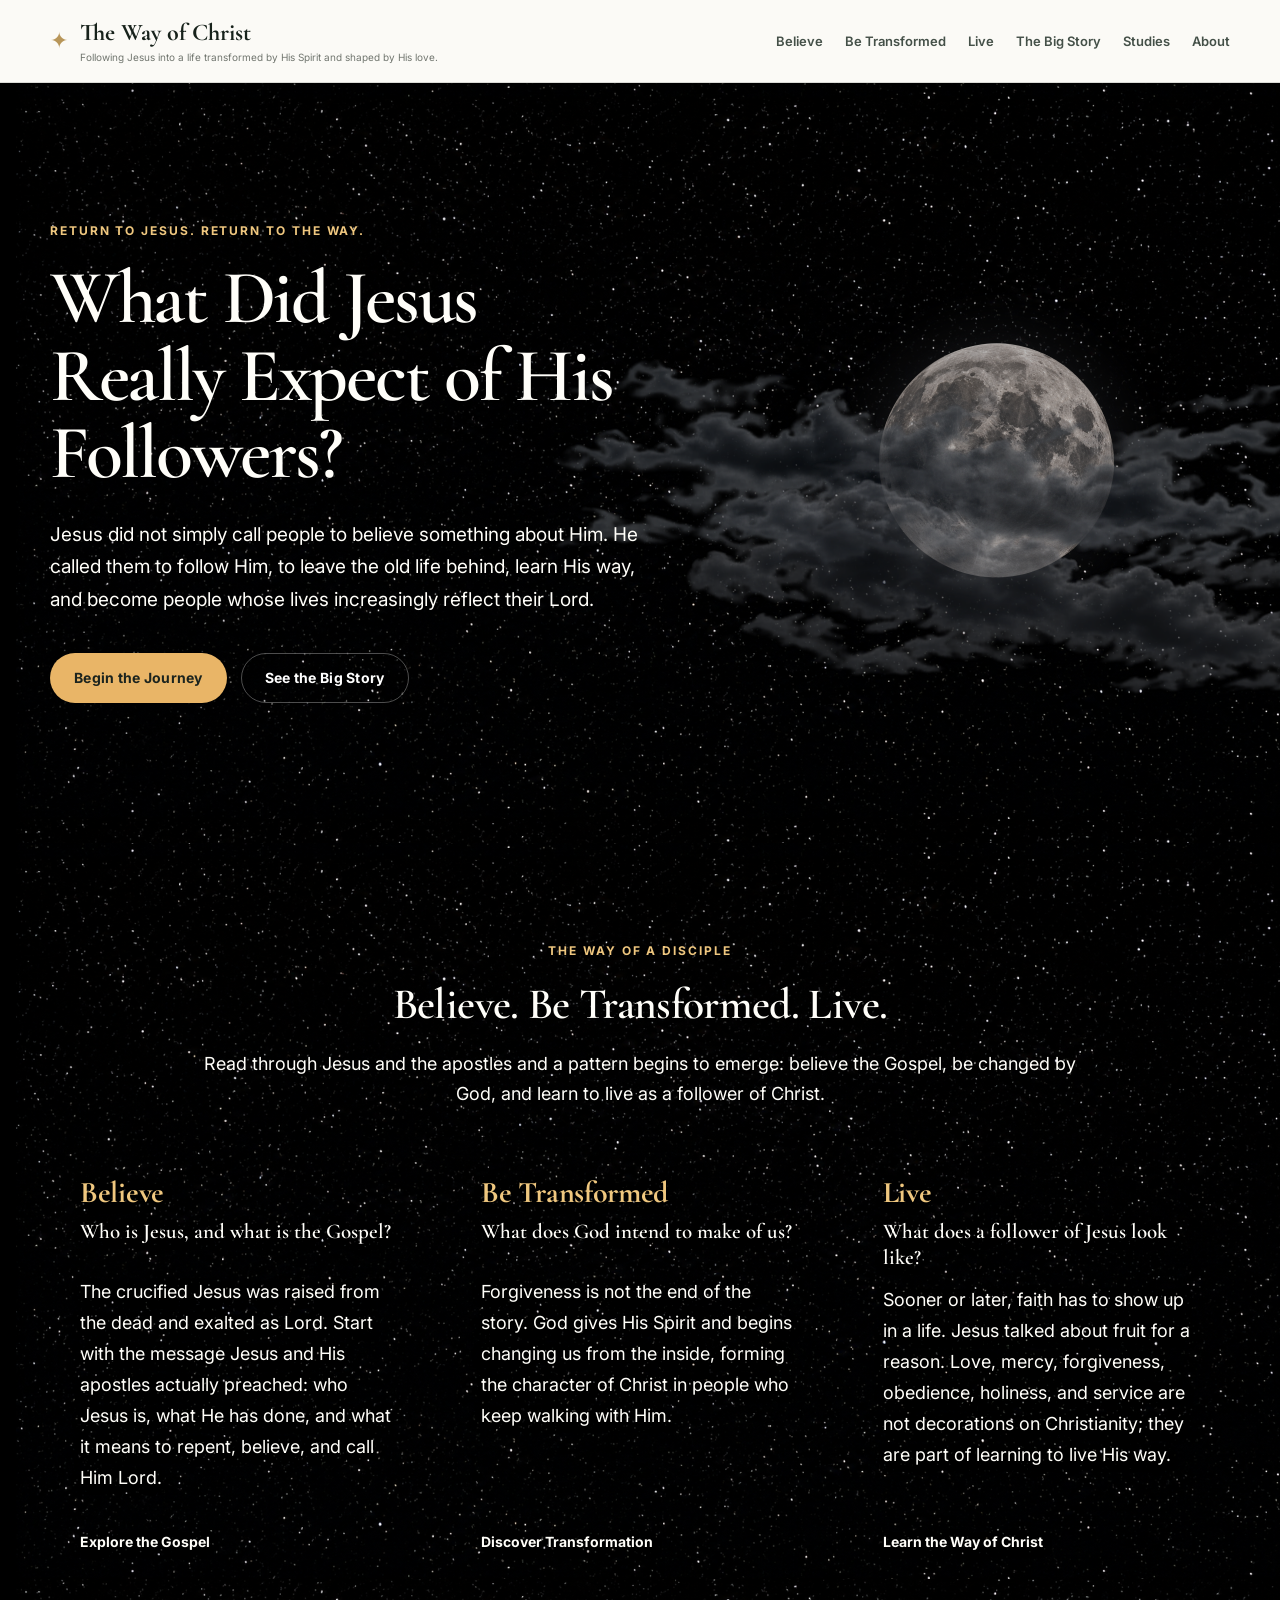
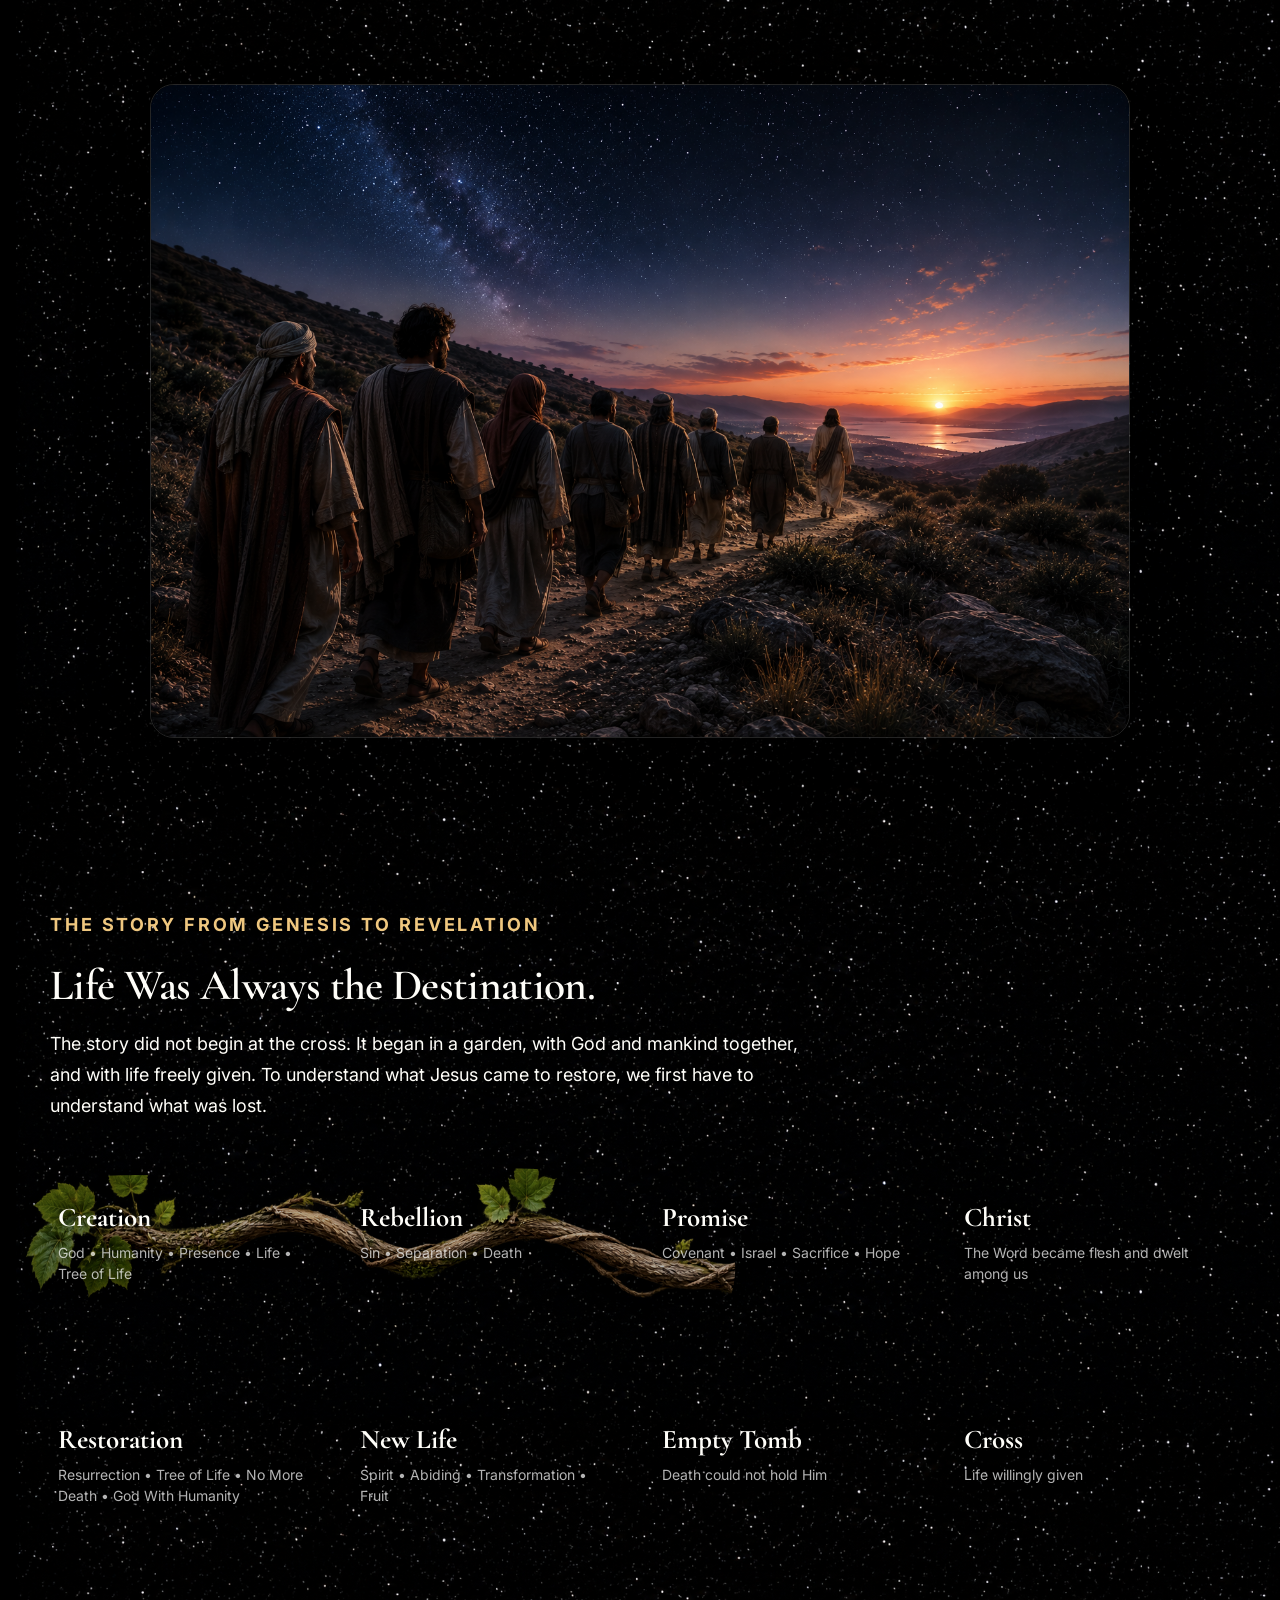
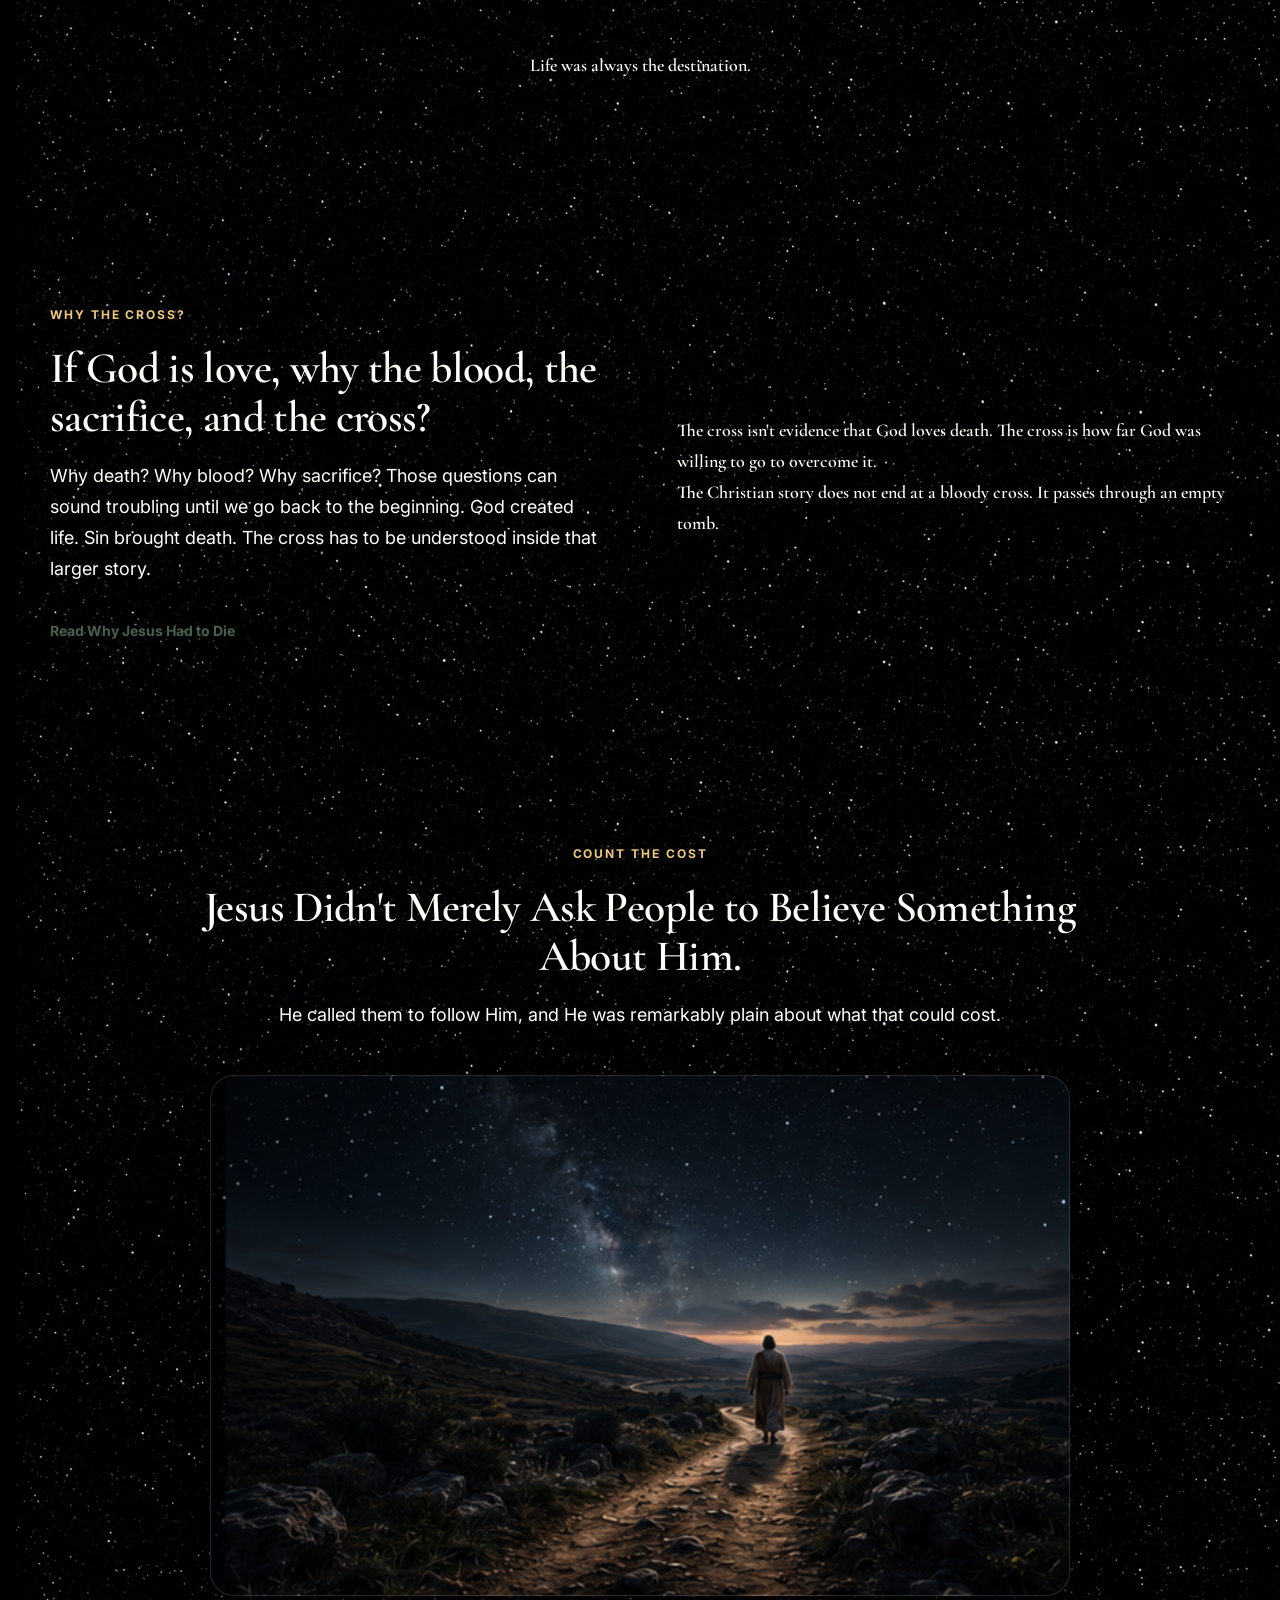
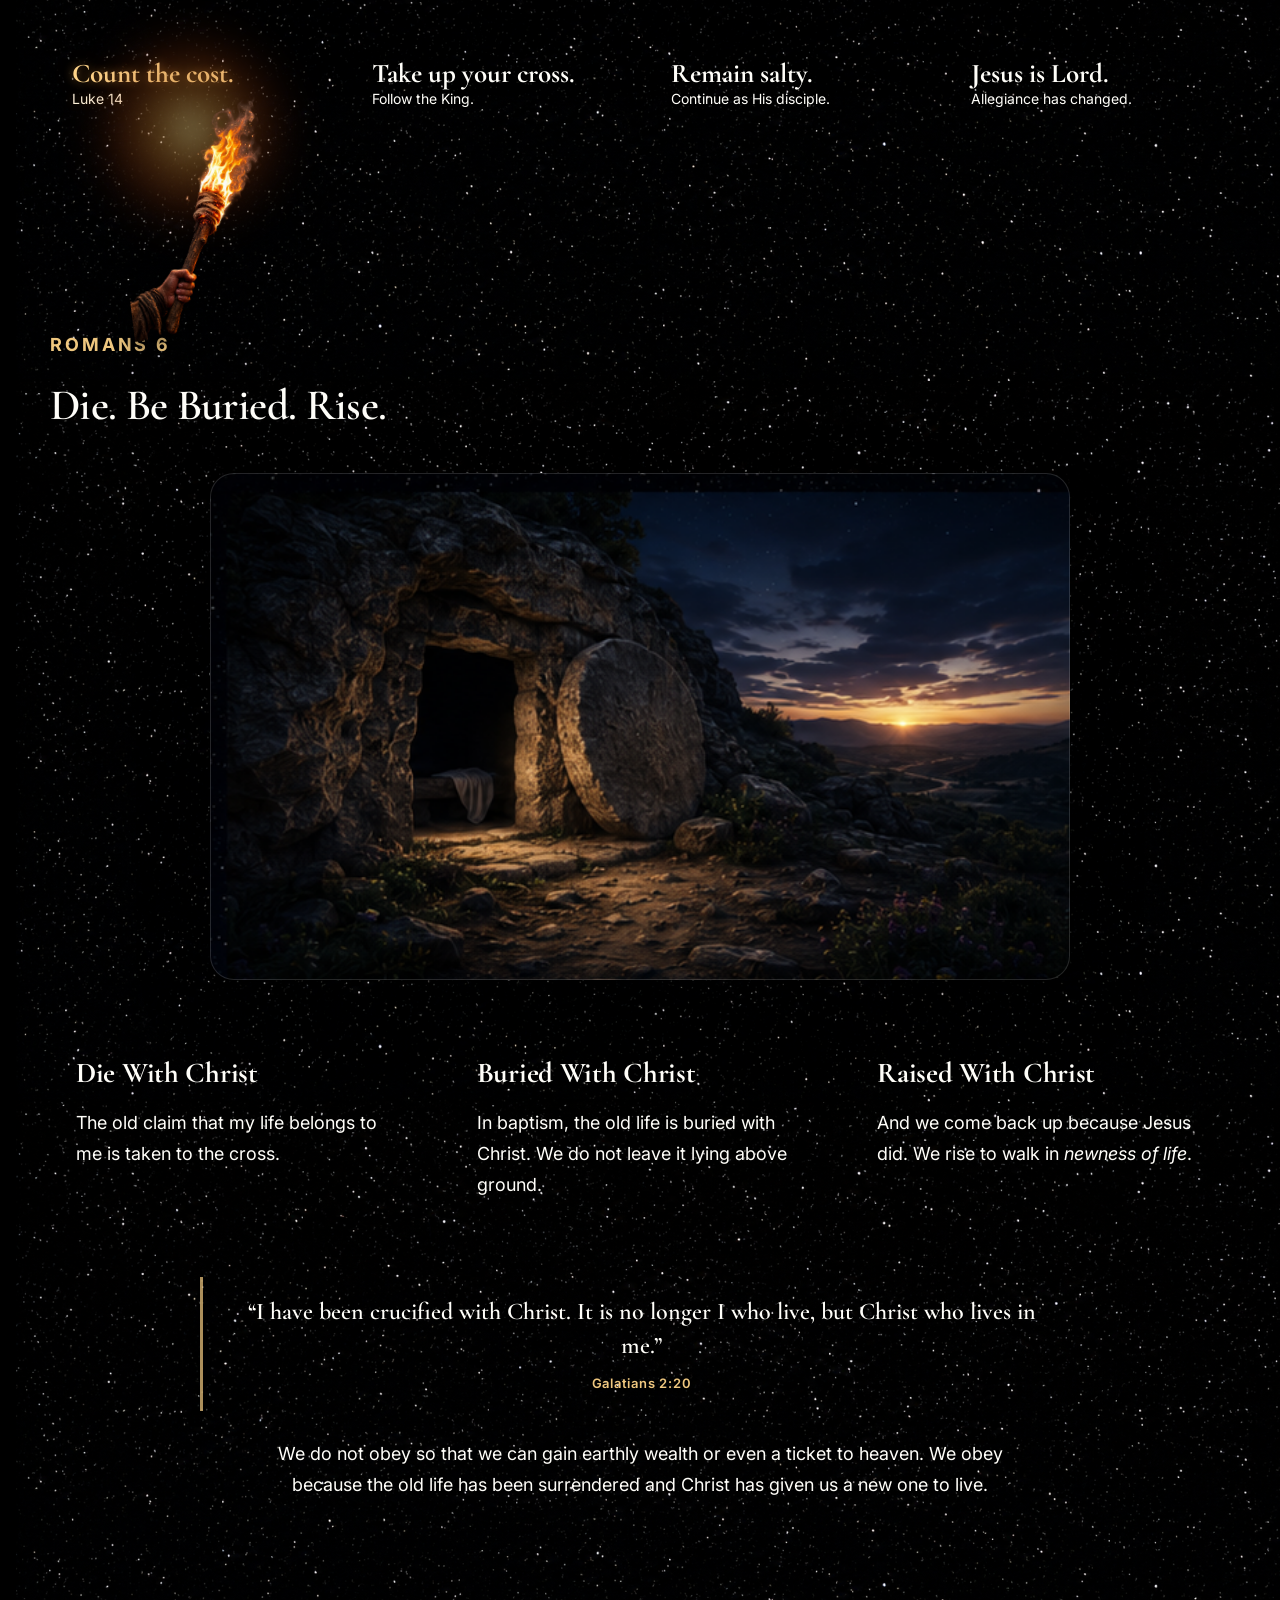
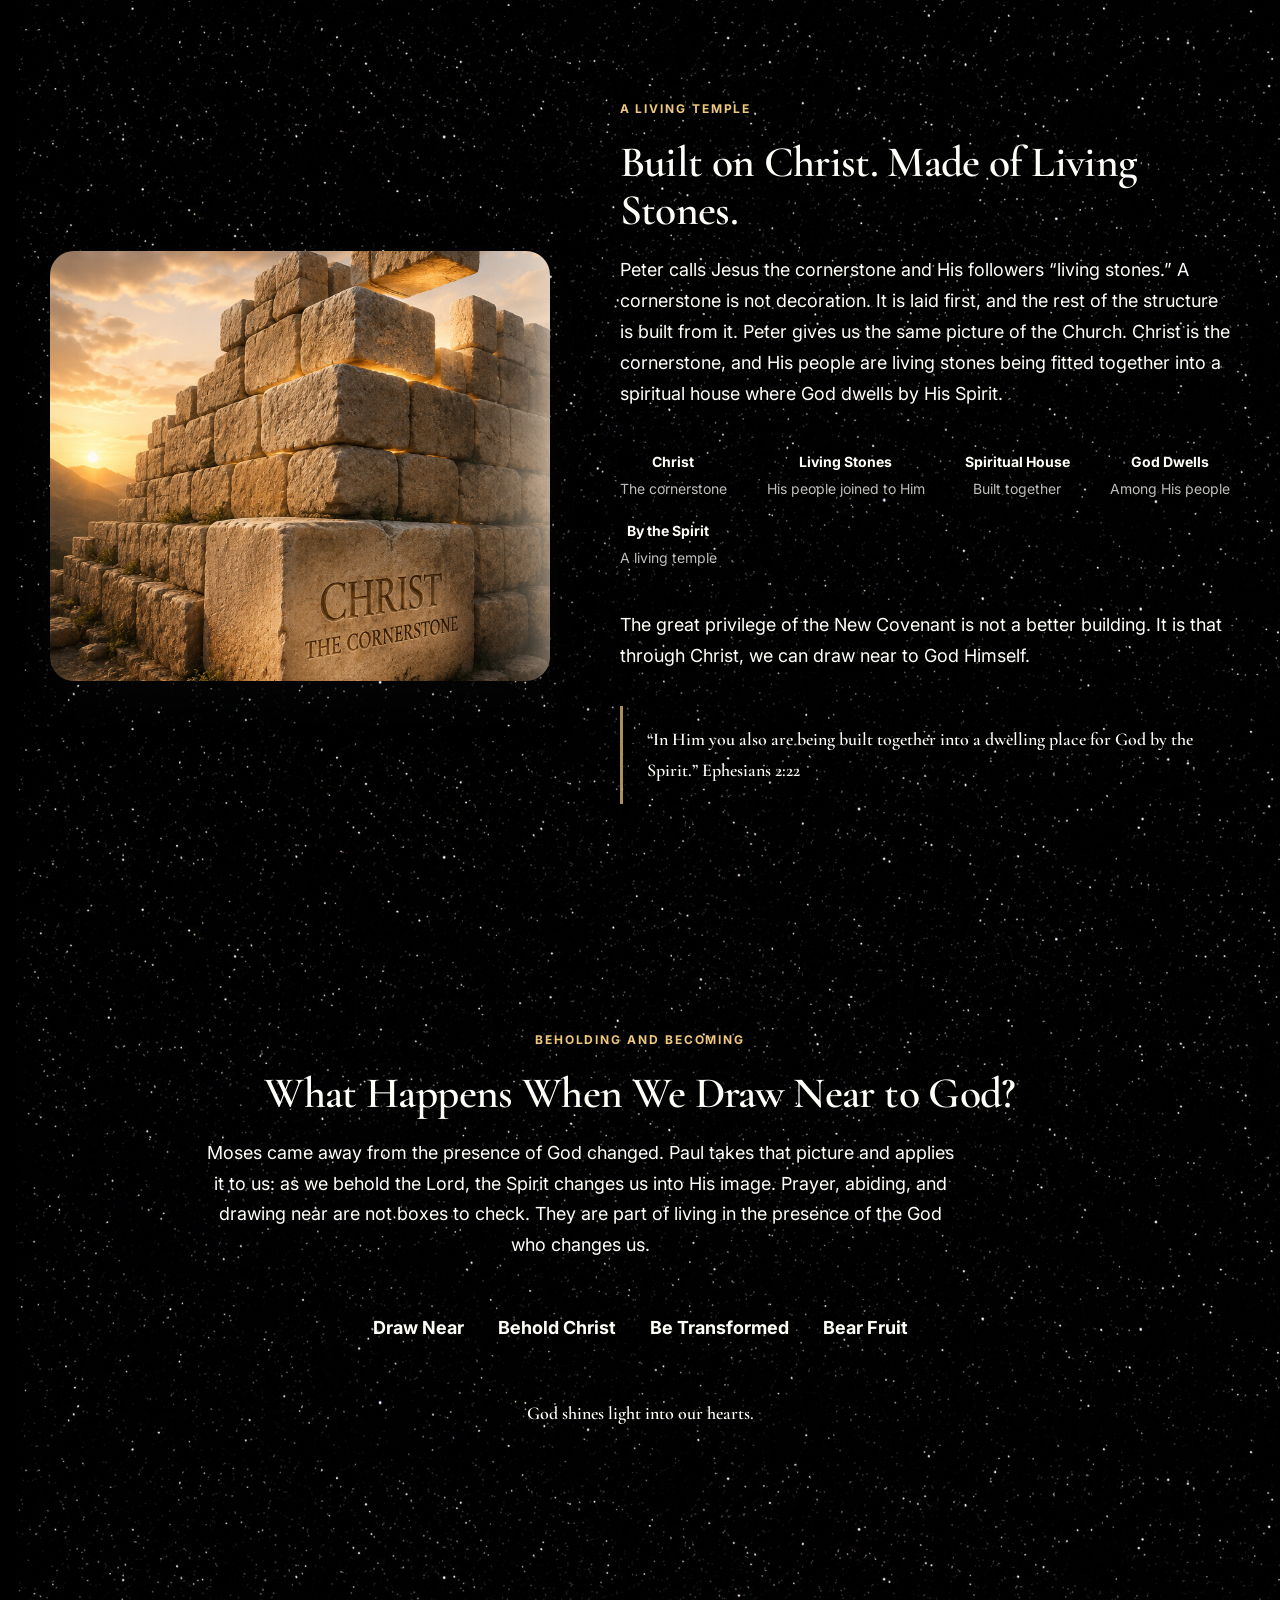
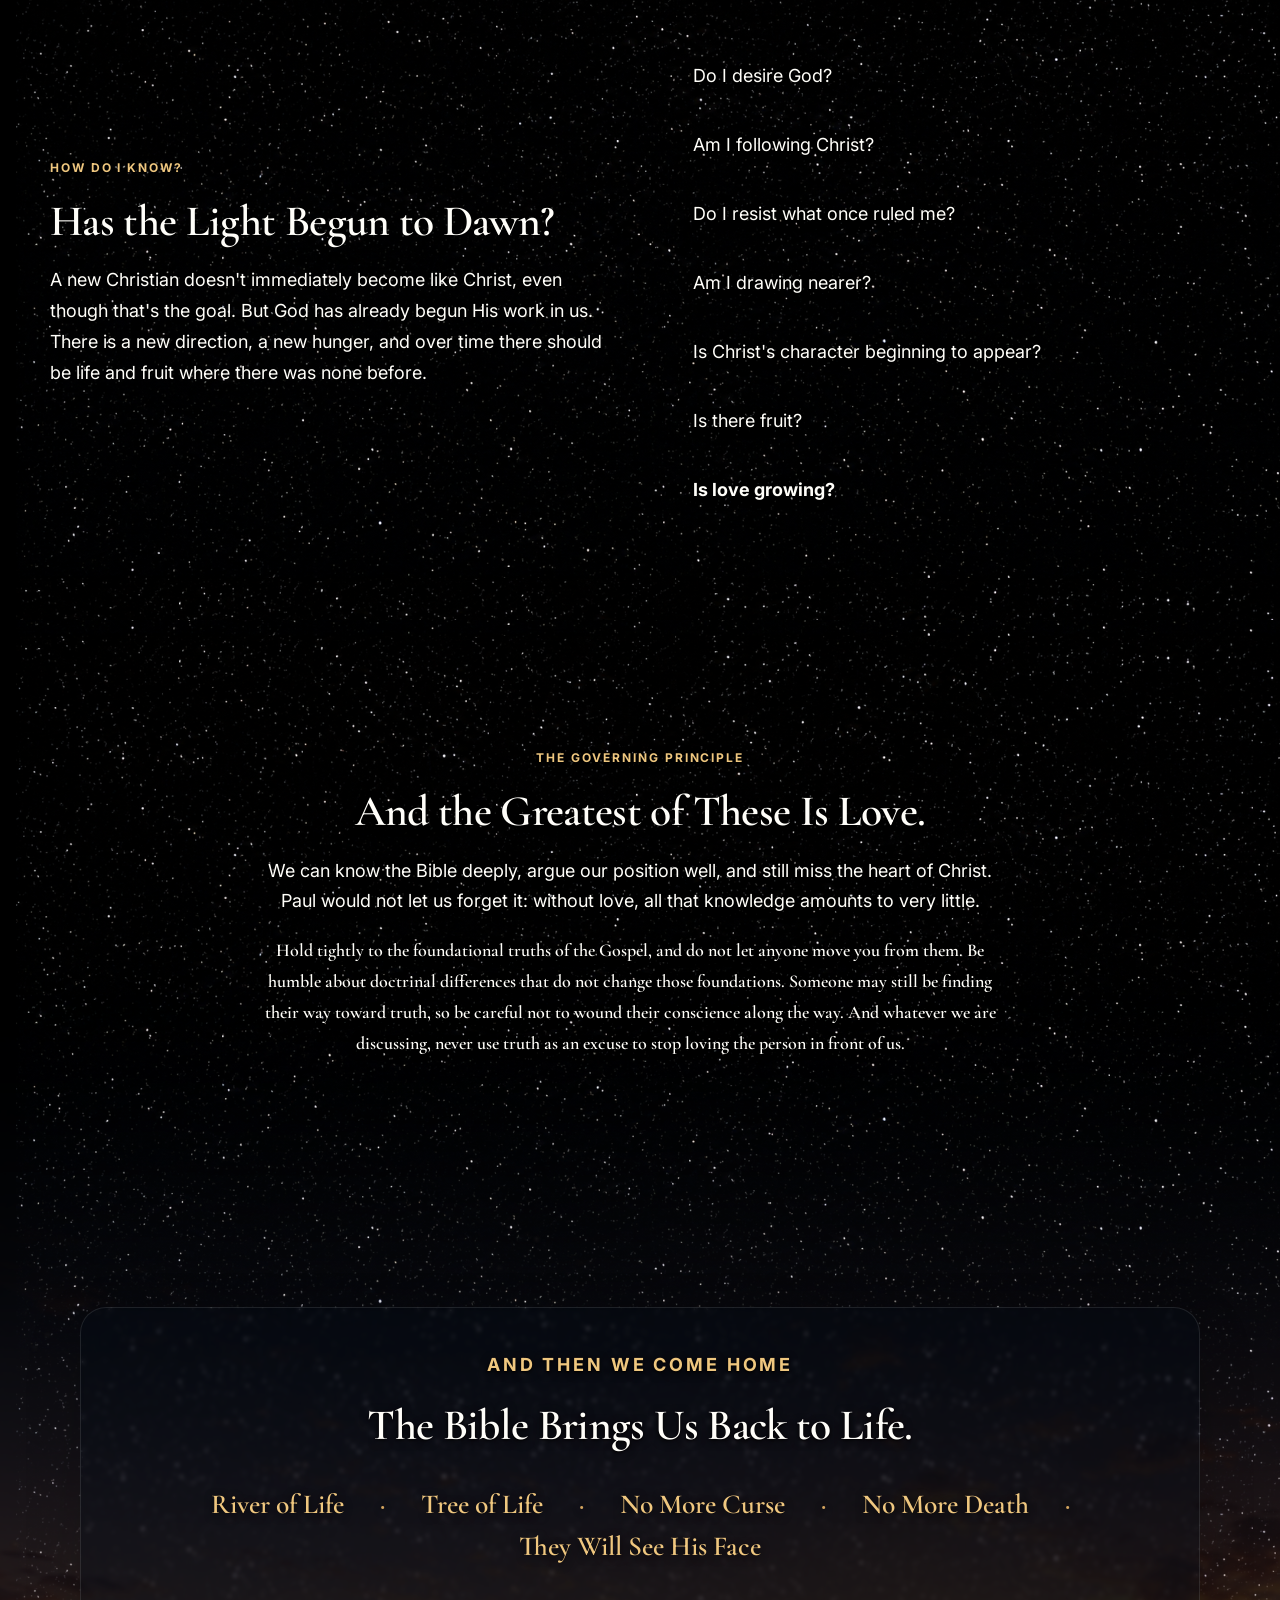
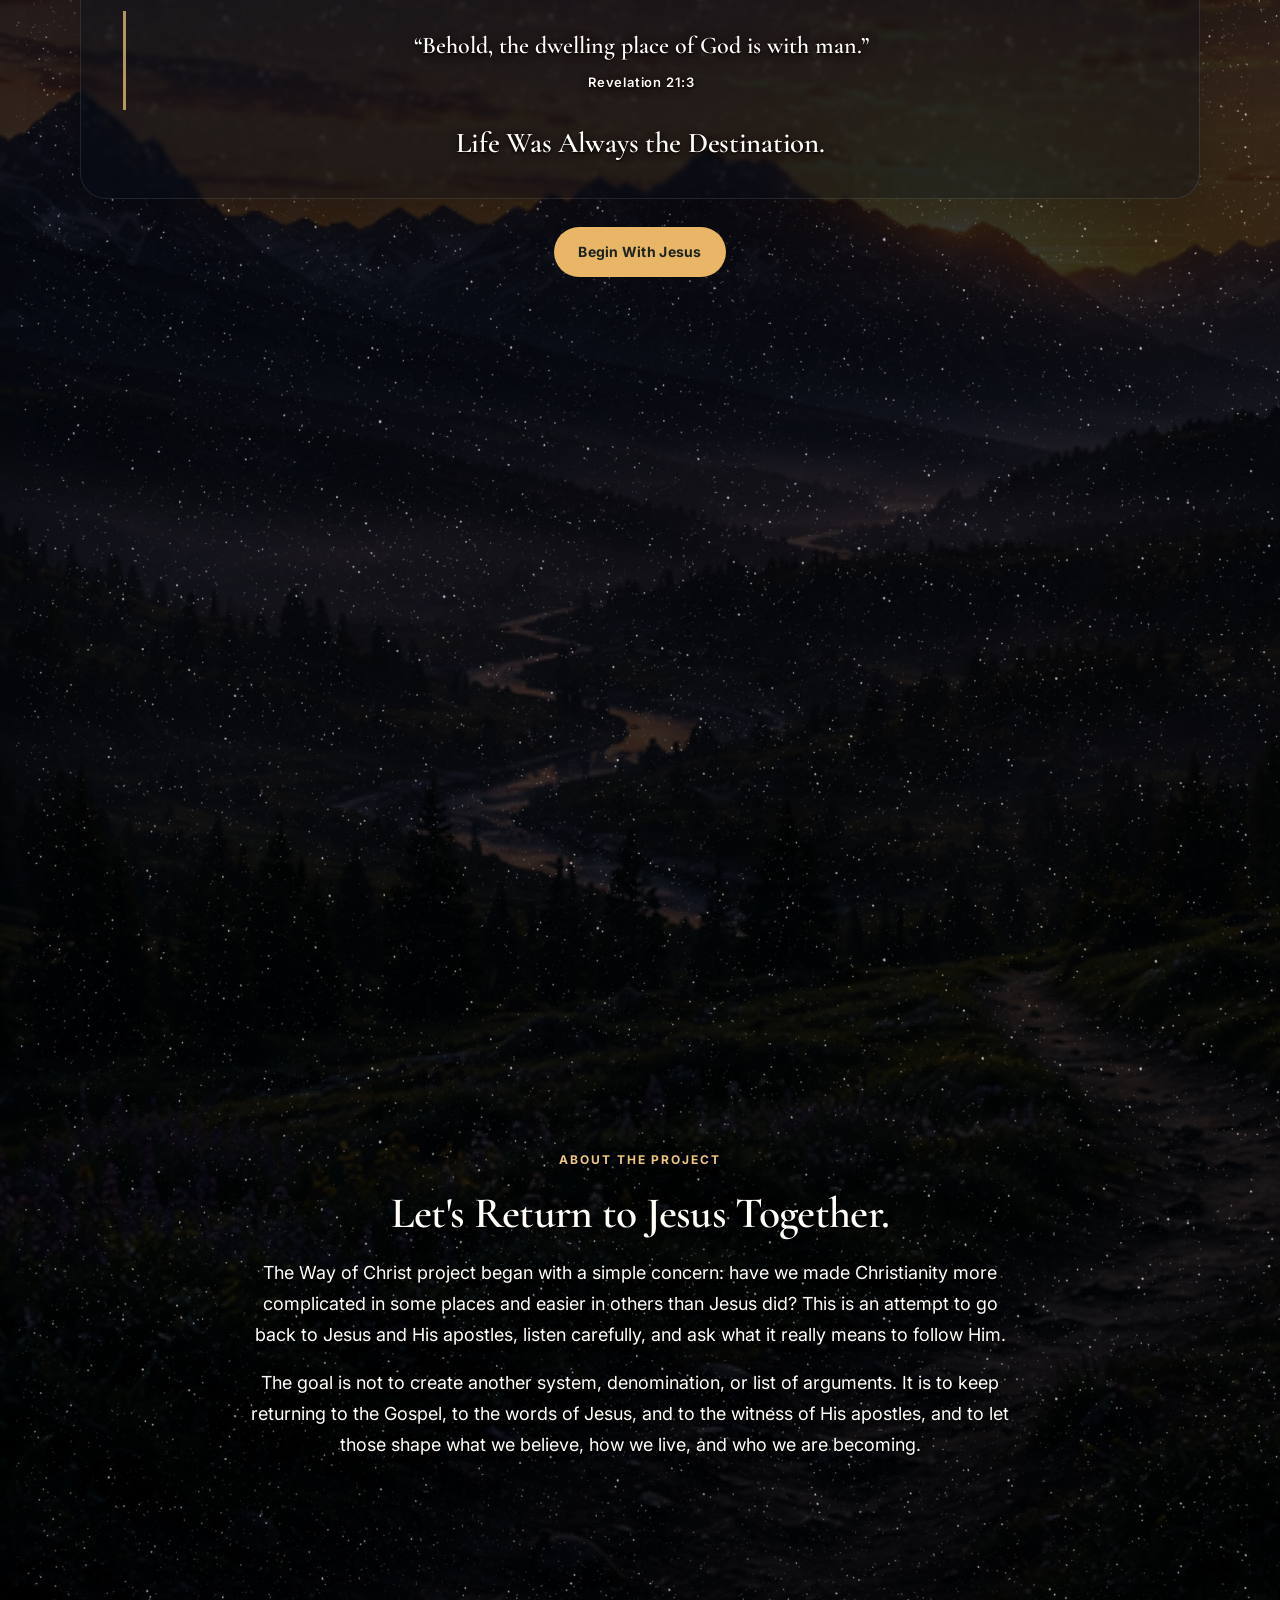
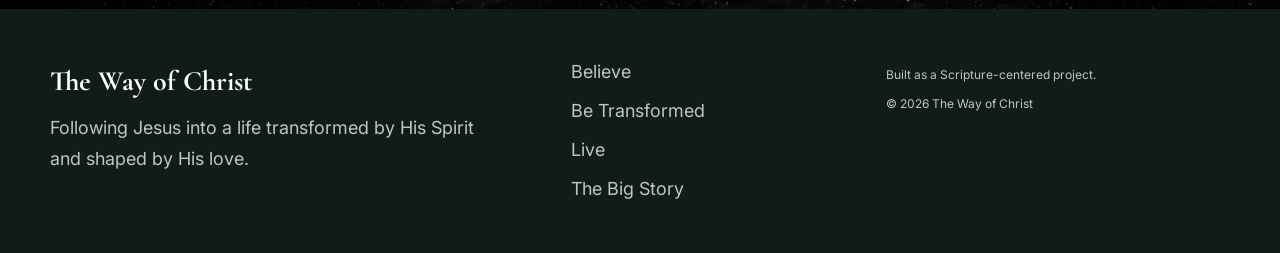
<file: index.html>
<!DOCTYPE html>
<html lang="en">
<head>
  <meta charset="UTF-8" />
  <meta name="viewport" content="width=device-width, initial-scale=1.0" />
  <meta name="description" content="The Way of Christ. Following Jesus into a life transformed by His Spirit and shaped by His love." />
  <title>The Way of Christ</title>
  <link rel="preconnect" href="https://fonts.googleapis.com">
  <link rel="preconnect" href="https://fonts.gstatic.com" crossorigin>
  <link href="https://fonts.googleapis.com/css2?family=Cormorant+Garamond:wght@500;600;700&family=Inter:wght@400;500;600;700&display=swap" rel="stylesheet">
  <link rel="stylesheet" href="styles.css?v=41" />
  <link rel="stylesheet" href="typography-fix.css?v=1" />
</head>
<body>
  <header class="site-header" id="top"><div class="container nav-wrap"><a class="brand" href="#top" aria-label="The Way of Christ home"><span class="brand-mark">✦</span><span class="brand-text"><strong>The Way of Christ</strong><small>Following Jesus into a life transformed by His Spirit and shaped by His love.</small></span></a><button class="nav-toggle" aria-label="Open navigation" aria-expanded="false">☰</button><nav class="main-nav" aria-label="Main navigation"><a href="#believe">Believe</a><a href="#transform">Be Transformed</a><a href="#live">Live</a><a href="#big-story">The Big Story</a><a href="#studies">Studies</a><a href="#about">About</a></nav></div></header>
  <main>
    <div class="sky-stage sky-1"><section class="hero section-dark"><div class="container hero-grid"><div class="hero-copy reveal"><p class="eyebrow">RETURN TO JESUS. RETURN TO THE WAY.</p><h1>What Did Jesus Really Expect of His Followers?</h1><p class="hero-lead">Jesus did not simply call people to believe something about Him. He called them to follow Him, to leave the old life behind, learn His way, and become people whose lives increasingly reflect their Lord.</p><div class="hero-actions"><a class="btn btn-primary" href="#believe">Begin the Journey</a><a class="btn btn-ghost" href="#big-story">See the Big Story</a></div></div></div></section></div>
    <div class="sky-stage sky-2">
      <section class="pillars section-light" id="believe"><div class="container"><div class="section-heading reveal"><p class="eyebrow dark">THE WAY OF A DISCIPLE</p><h2>Believe. Be Transformed. Live.</h2><p>Read through Jesus and the apostles and a pattern begins to emerge: believe the Gospel, be changed by God, and learn to live as a follower of Christ.</p></div><div class="card-grid three"><article class="pillar-card reveal"><h3>Believe</h3><h4>Who is Jesus, and what is the Gospel?</h4><p>The crucified Jesus was raised from the dead and exalted as Lord. Start with the message Jesus and His apostles actually preached: who Jesus is, what He has done, and what it means to repent, believe, and call Him Lord.</p><a href="#studies">Explore the Gospel</a></article><article class="pillar-card reveal delay-1" id="transform"><h3>Be Transformed</h3><h4>What does God intend to make of us?</h4><p>Forgiveness is not the end of the story. God gives His Spirit and begins changing us from the inside, forming the character of Christ in people who keep walking with Him.</p><a href="#transformation">Discover Transformation</a></article><article class="pillar-card reveal delay-2" id="live"><h3>Live</h3><h4>What does a follower of Jesus look like?</h4><p>Sooner or later, faith has to show up in a life. Jesus talked about fruit for a reason. Love, mercy, forgiveness, obedience, holiness, and service are not decorations on Christianity; they are part of learning to live His way.</p><a href="#love">Learn the Way of Christ</a></article></div></div></section>
      <section class="big-story section-earth" id="big-story"><div class="container"><div class="section-heading left reveal"><p class="eyebrow">THE STORY FROM GENESIS TO REVELATION</p><h2>Life Was Always the Destination.</h2><p class="lead">The story did not begin at the cross. It began in a garden, with God and mankind together, and with life freely given. To understand what Jesus came to restore, we first have to understand what was lost.</p></div><div class="story-track reveal"><div class="story-step"><span>01</span><strong>Creation</strong><small>God • Humanity • Presence • Life • Tree of Life</small></div><div class="story-arrow">→</div><div class="story-step"><span>02</span><strong>Rebellion</strong><small>Sin • Separation • Death</small></div><div class="story-arrow">→</div><div class="story-step"><span>03</span><strong>Promise</strong><small>Covenant • Israel • Sacrifice • Hope</small></div><div class="story-arrow">→</div><div class="story-step emphasis"><span>04</span><strong>Christ</strong><small>The Word became flesh and dwelt among us</small></div><div class="story-arrow">→</div><div class="story-step"><span>05</span><strong>Cross</strong><small>Life willingly given</small></div><div class="story-arrow">→</div><div class="story-step"><span>06</span><strong>Empty Tomb</strong><small>Death could not hold Him</small></div><div class="story-arrow">→</div><div class="story-step"><span>07</span><strong>New Life</strong><small>Spirit • Abiding • Transformation • Fruit</small></div><div class="story-arrow">→</div><div class="story-step"><span>08</span><strong>Restoration</strong><small>Resurrection • Tree of Life • No More Death • God With Humanity</small></div></div><div class="quote-band reveal"><p>Life was always the destination.</p></div></div></section>
      <section class="cross section-cream"><div class="container split"><div class="reveal"><p class="eyebrow dark">WHY THE CROSS?</p><h2>If God is love, why the blood, the sacrifice, and the cross?</h2><p class="lead">Why death? Why blood? Why sacrifice? Those questions can sound troubling until we go back to the beginning. God created life. Sin brought death. The cross has to be understood inside that larger story.</p><a class="text-link" href="#studies">Read Why Jesus Had to Die</a></div><aside class="feature-quote reveal delay-1"><p>The cross isn't evidence that God loves death. The cross is how far God was willing to go to overcome it.</p><span></span><p>The Christian story does not end at a bloody cross. It passes through an empty tomb.</p></aside></div></section>
      <section class="discipleship section-light"><div class="container"><div class="section-heading reveal"><p class="eyebrow dark">COUNT THE COST</p><h2>Jesus Didn't Merely Ask People to Believe Something About Him.</h2><p>He called them to follow Him, and He was remarkably plain about what that could cost.</p></div><div class="story-visual follow-visual reveal" role="img" aria-label="A solitary figure walking a rocky path under a star-filled night sky"></div><div class="discipleship-grid"><div class="word-card reveal"><strong>Count the cost.</strong><span>Luke 14</span></div><div class="word-card reveal delay-1"><strong>Take up your cross.</strong><span>Follow the King.</span></div><div class="word-card reveal delay-2"><strong>Remain salty.</strong><span>Continue as His disciple.</span></div><div class="word-card reveal delay-3"><strong>Jesus is Lord.</strong><span>Allegiance has changed.</span></div></div></div></section>
      <section class="new-life section-dark-soft"><div class="container"><div class="section-heading left reveal"><p class="eyebrow">ROMANS 6</p><h2>Die. Be Buried. Rise.</h2></div><div class="story-visual tomb-visual reveal"></div><div class="rise-grid"><article class="rise-step reveal"><span>01</span><h3>Die With Christ</h3><p>The old claim that my life belongs to me is taken to the cross.</p></article><article class="rise-step reveal delay-1"><span>02</span><h3>Buried With Christ</h3><p>In baptism, the old life is buried with Christ. We do not leave it lying above ground.</p></article><article class="rise-step reveal delay-2"><span>03</span><h3>Raised With Christ</h3><p>And we come back up because Jesus did. We rise to walk in <em>newness of life</em>.</p></article></div><blockquote class="scripture reveal">“I have been crucified with Christ. It is no longer I who live, but Christ who lives in me.” <cite>Galatians 2:20</cite></blockquote><p class="center-note reveal">We do not obey so that we can gain earthly wealth or even a ticket to heaven. We obey because the old life has been surrendered and Christ has given us a new one to live.</p></div></section>
    </div>
    <div class="sky-stage sky-3"><section class="temple section-stone"><div class="container temple-layout"><div class="temple-scene reveal"><div class="temple-photo"></div></div><div class="temple-copy reveal delay-1"><p class="eyebrow dark">A LIVING TEMPLE</p><h2>Built on Christ. Made of Living Stones.</h2><p>Peter calls Jesus the cornerstone and His followers “living stones.” A cornerstone is not decoration. It is laid first, and the rest of the structure is built from it. Peter gives us the same picture of the Church. Christ is the cornerstone, and His people are living stones being fitted together into a spiritual house where God dwells by His Spirit.</p><div class="dwelling-path"><div><span>01</span><strong>Christ</strong><small>The cornerstone</small></div><i></i><div><span>02</span><strong>Living Stones</strong><small>His people joined to Him</small></div><i></i><div><span>03</span><strong>Spiritual House</strong><small>Built together</small></div><i></i><div><span>04</span><strong>God Dwells</strong><small>Among His people</small></div><i></i><div><span>05</span><strong>By the Spirit</strong><small>A living temple</small></div></div><p class="lead-sm temple-callout">The great privilege of the New Covenant is not a better building. It is that through Christ, we can draw near to God Himself.</p><p class="temple-scripture">“In Him you also are being built together into a dwelling place for God by the Spirit.” <span>Ephesians 2:22</span></p></div></div></section><section class="transformation section-light" id="transformation"><div class="container"><div class="section-heading reveal"><p class="eyebrow dark">BEHOLDING AND BECOMING</p><h2>What Happens When We Draw Near to God?</h2><p>Moses came away from the presence of God changed. Paul takes that picture and applies it to us: as we behold the Lord, the Spirit changes us into His image. Prayer, abiding, and drawing near are not boxes to check. They are part of living in the presence of the God who changes us.</p></div><div class="transform-flow reveal"><span>Draw Near</span><b>→</b><span>Behold Christ</span><b>→</b><span>Be Transformed</span><b>→</b><span>Bear Fruit</span></div><p class="glow-line reveal">God shines light into our hearts.</p></div></section><section class="assurance section-dawn"><div class="container split"><div class="reveal"><p class="eyebrow dark">HOW DO I KNOW?</p><h2>Has the Light Begun to Dawn?</h2><p class="lead">A new Christian doesn't immediately become like Christ, even though that's the goal. But God has already begun His work in us. There is a new direction, a new hunger, and over time there should be life and fruit where there was none before.</p></div><div class="checklist reveal delay-1"><p>Do I desire God?</p><p>Am I following Christ?</p><p>Do I resist what once ruled me?</p><p>Am I drawing nearer?</p><p>Is Christ's character beginning to appear?</p><p>Is there fruit?</p><p><strong>Is love growing?</strong></p></div></div></section></div>
    <div class="sky-stage sky-4"><section class="love section-cream" id="love"><div class="container narrow reveal"><p class="eyebrow dark">THE GOVERNING PRINCIPLE</p><h2>And the Greatest of These Is Love.</h2><p class="lead">We can know the Bible deeply, argue our position well, and still miss the heart of Christ. Paul would not let us forget it: without love, all that knowledge amounts to very little.</p><div class="rule-line"></div><p class="manifesto">Hold tightly to the foundational truths of the Gospel, and do not let anyone move you from them. Be humble about doctrinal differences that do not change those foundations. Someone may still be finding their way toward truth, so be careful not to wound their conscience along the way. And whatever we are discussing, never use truth as an excuse to stop loving the person in front of us.</p></div></section><section class="restoration section-final"><div class="container narrow reveal"><p class="eyebrow">AND THEN WE COME HOME</p><h2>The Bible Brings Us Back to Life.</h2><div class="final-list"><span>River of Life</span><span>Tree of Life</span><span>No More Curse</span><span>No More Death</span><span>They Will See His Face</span></div><blockquote>“Behold, the dwelling place of God is with man.” <cite>Revelation 21:3</cite></blockquote><h3>Life Was Always the Destination.</h3><a class="btn btn-primary" href="#top">Begin With Jesus</a></div></section><section class="studies section-light" id="studies"><div class="container"><div class="section-heading left reveal"><p class="eyebrow dark">FOUNDATIONAL STUDIES</p><h2>Start Here.</h2></div><div class="study-grid"><a class="study-card reveal" href="what-is-a-disciple.html"><span>01</span><strong>What Is a Disciple?</strong><small>Luke 14 and the call to follow Jesus.</small></a><a class="study-card reveal delay-1" href="#"><span>02</span><strong>What Does It Mean That Jesus Is Lord?</strong><small>Recovering the meaning of King, Master, and allegiance.</small></a><a class="study-card reveal delay-2" href="#"><span>03</span><strong>What Does It Mean to Repent?</strong><small>Turning from rebellion toward the rightful King.</small></a><a class="study-card reveal" href="#"><span>04</span><strong>Why Did Jesus Have to Die?</strong><small>Life, death, sacrifice, justice, and victory.</small></a><a class="study-card reveal delay-1" href="#"><span>05</span><strong>How Does God Transform Us?</strong><small>Spirit, abiding, beholding, and putting on Christ.</small></a><a class="study-card reveal delay-2" href="#"><span>06</span><strong>What Does Christian Love Look Like?</strong><small>The character of the King in His people.</small></a></div></div></section><section class="about section-cream" id="about"><div class="container narrow reveal"><p class="eyebrow dark">ABOUT THE PROJECT</p><h2>Let's Return to Jesus Together.</h2><p>The Way of Christ began with a simple concern: have we made Christianity more complicated in some places and easier in others than Jesus did? This site is an attempt to go back to Jesus and His apostles, listen carefully, and ask what it really means to follow Him.</p><p>Christians have disagreed about many things for a very long time, and some of those differences matter. We will not pretend they do not exist. But we want to hold tightly to what Scripture makes clear, remain humble where faithful Christians disagree, and never use truth as an excuse to stop loving the person in front of us.</p></div></section></div>
  </main>
  <footer class="site-footer"><div class="container footer-grid"><div><strong>The Way of Christ</strong><p>Following Jesus into a life transformed by His Spirit and shaped by His love.</p></div><div class="footer-links"><a href="#believe">Believe</a><a href="#transform">Be Transformed</a><a href="#live">Live</a><a href="#big-story">The Big Story</a></div><div class="footer-note"><p>Built as a Scripture-centered project.</p><p>© <span id="year"></span> The Way of Christ</p></div></div></footer>
  <script src="script.js"></script>
  <script src="dawn-fix.js"></script>
  <script src="lamp-effect.js"></script>
</body>
</html>
</file>
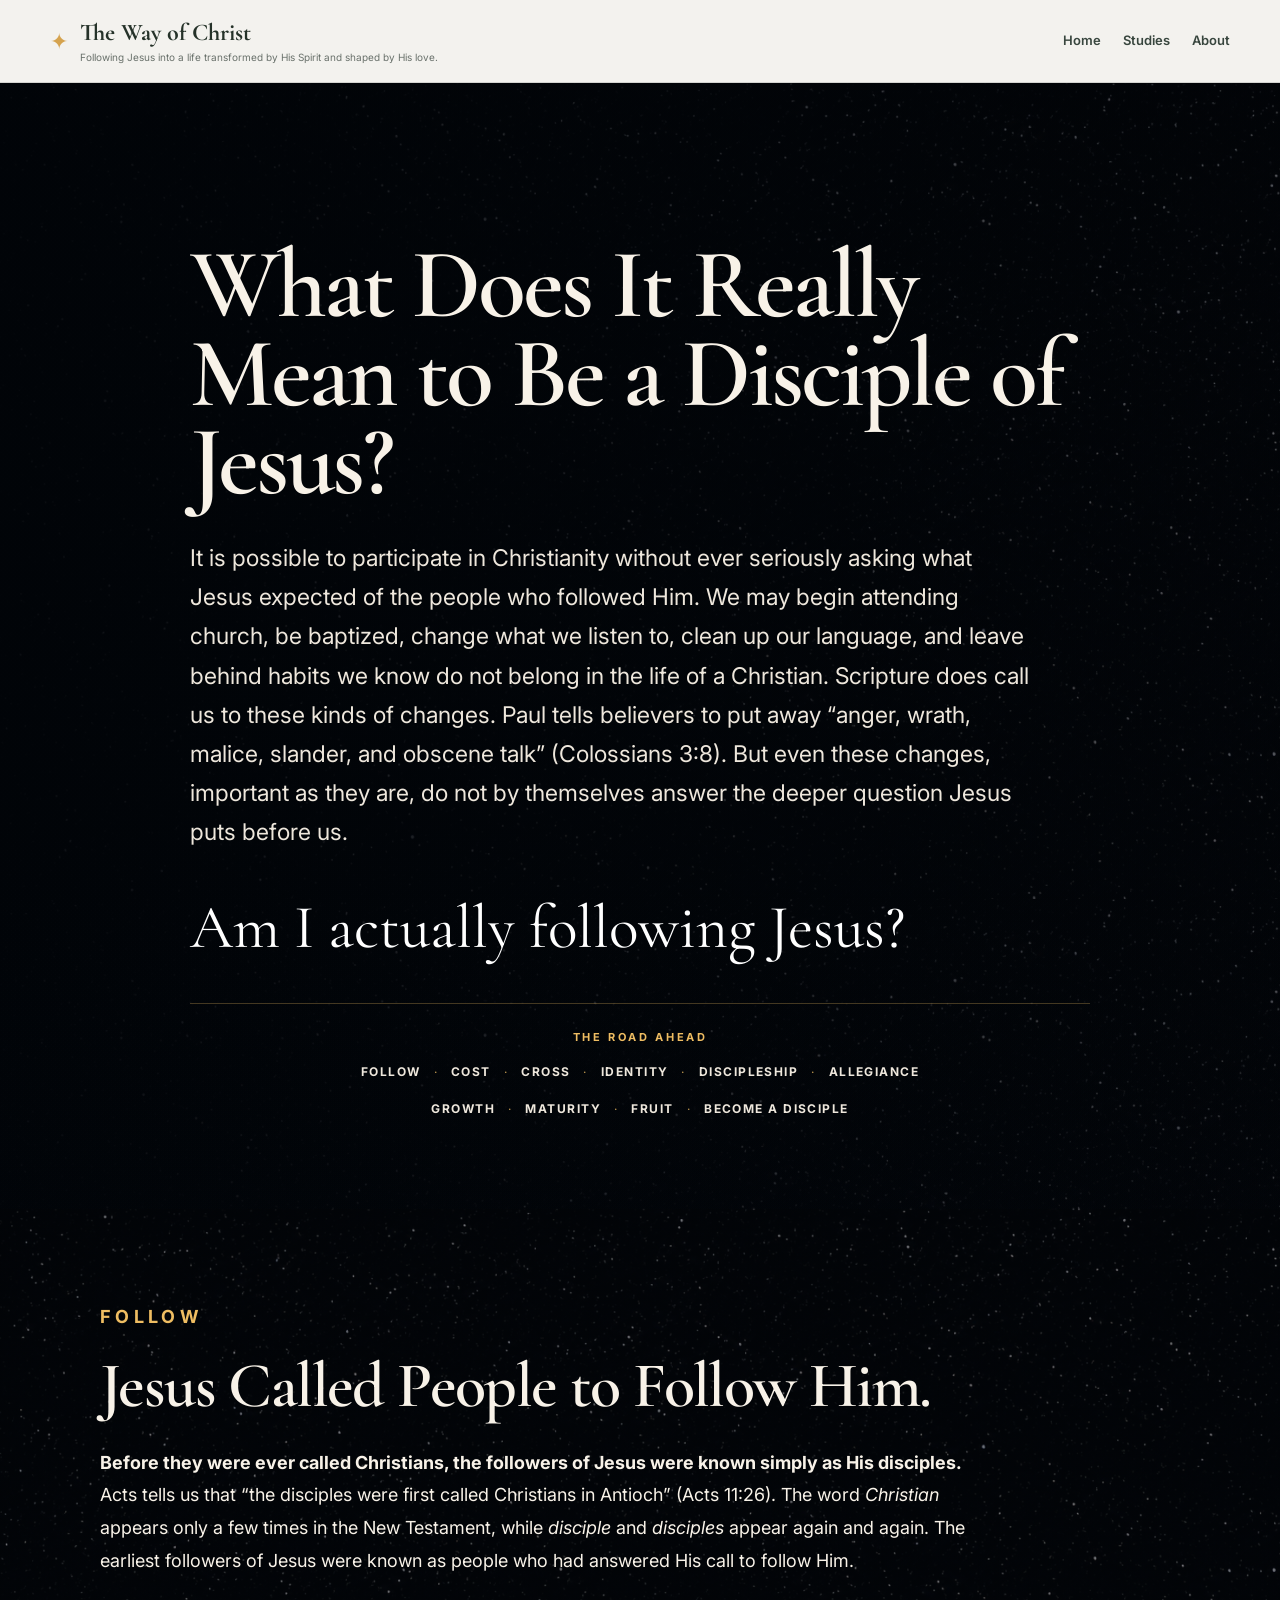
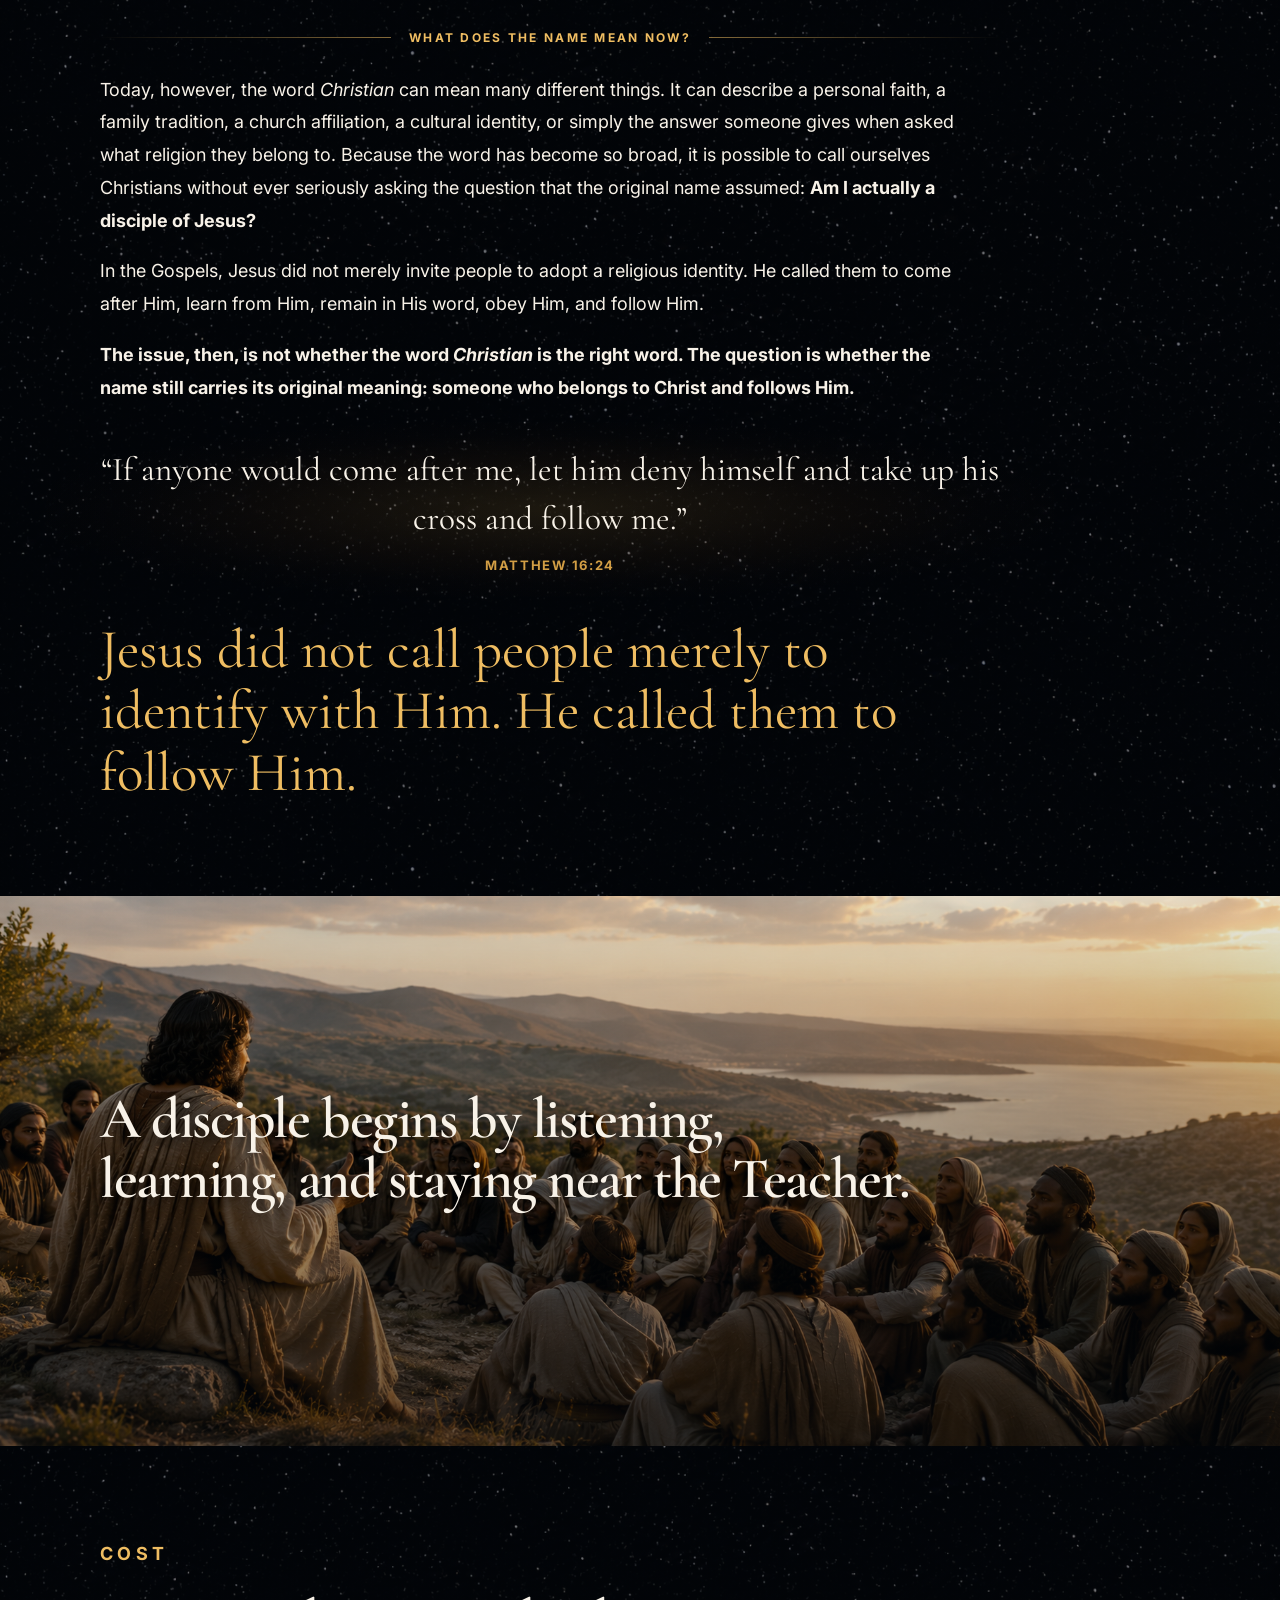
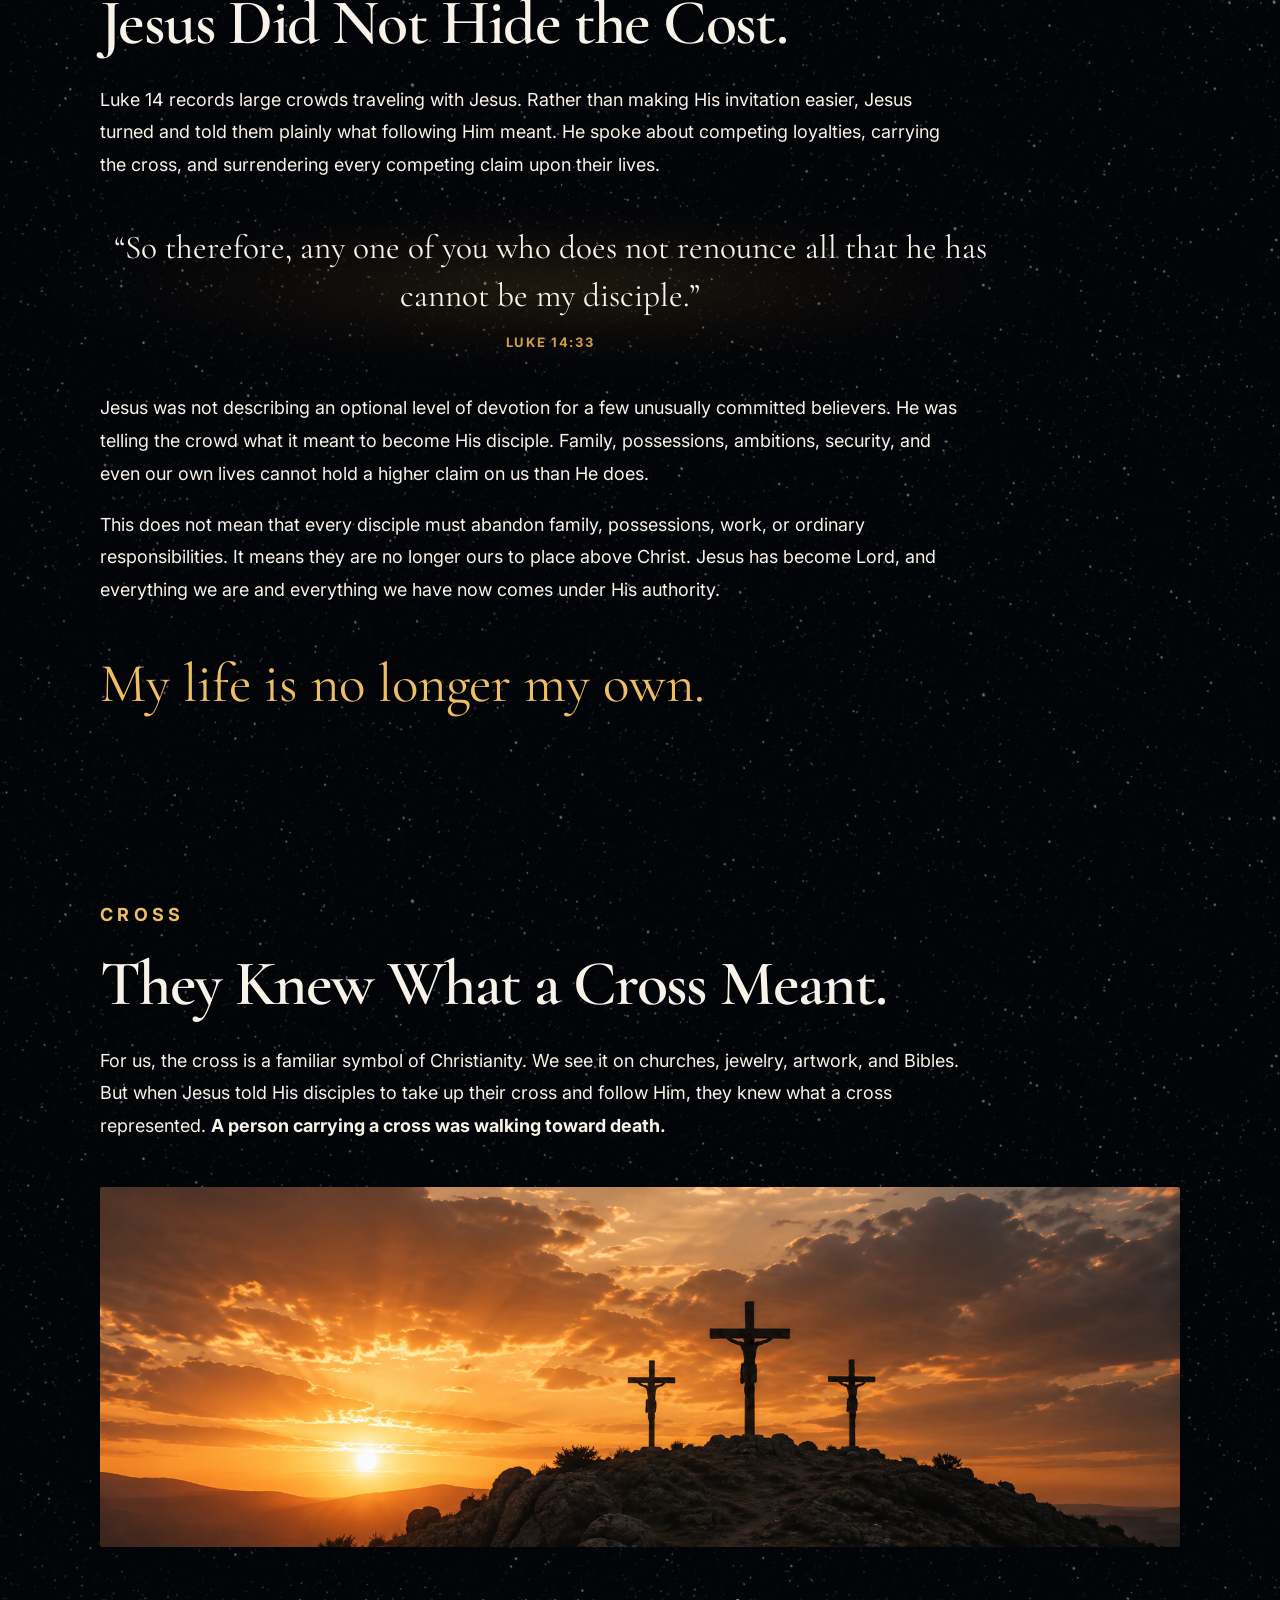
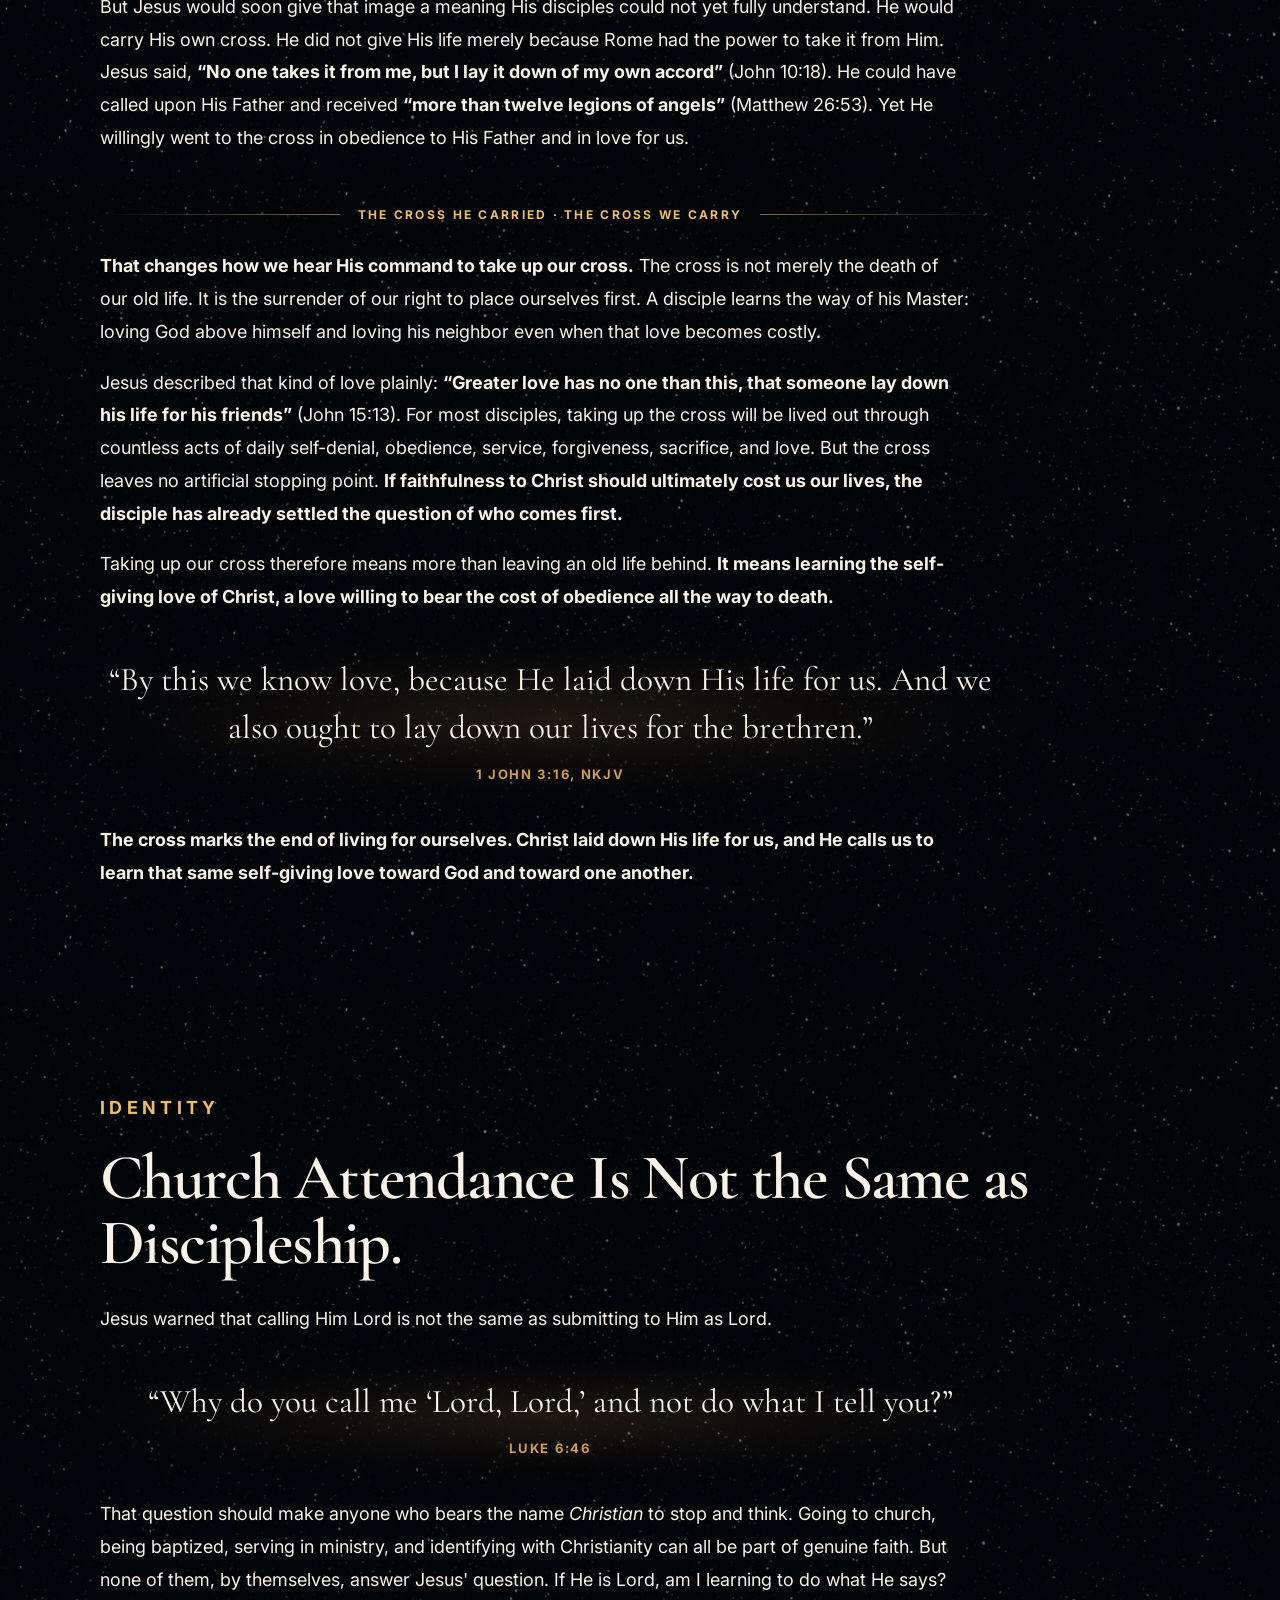
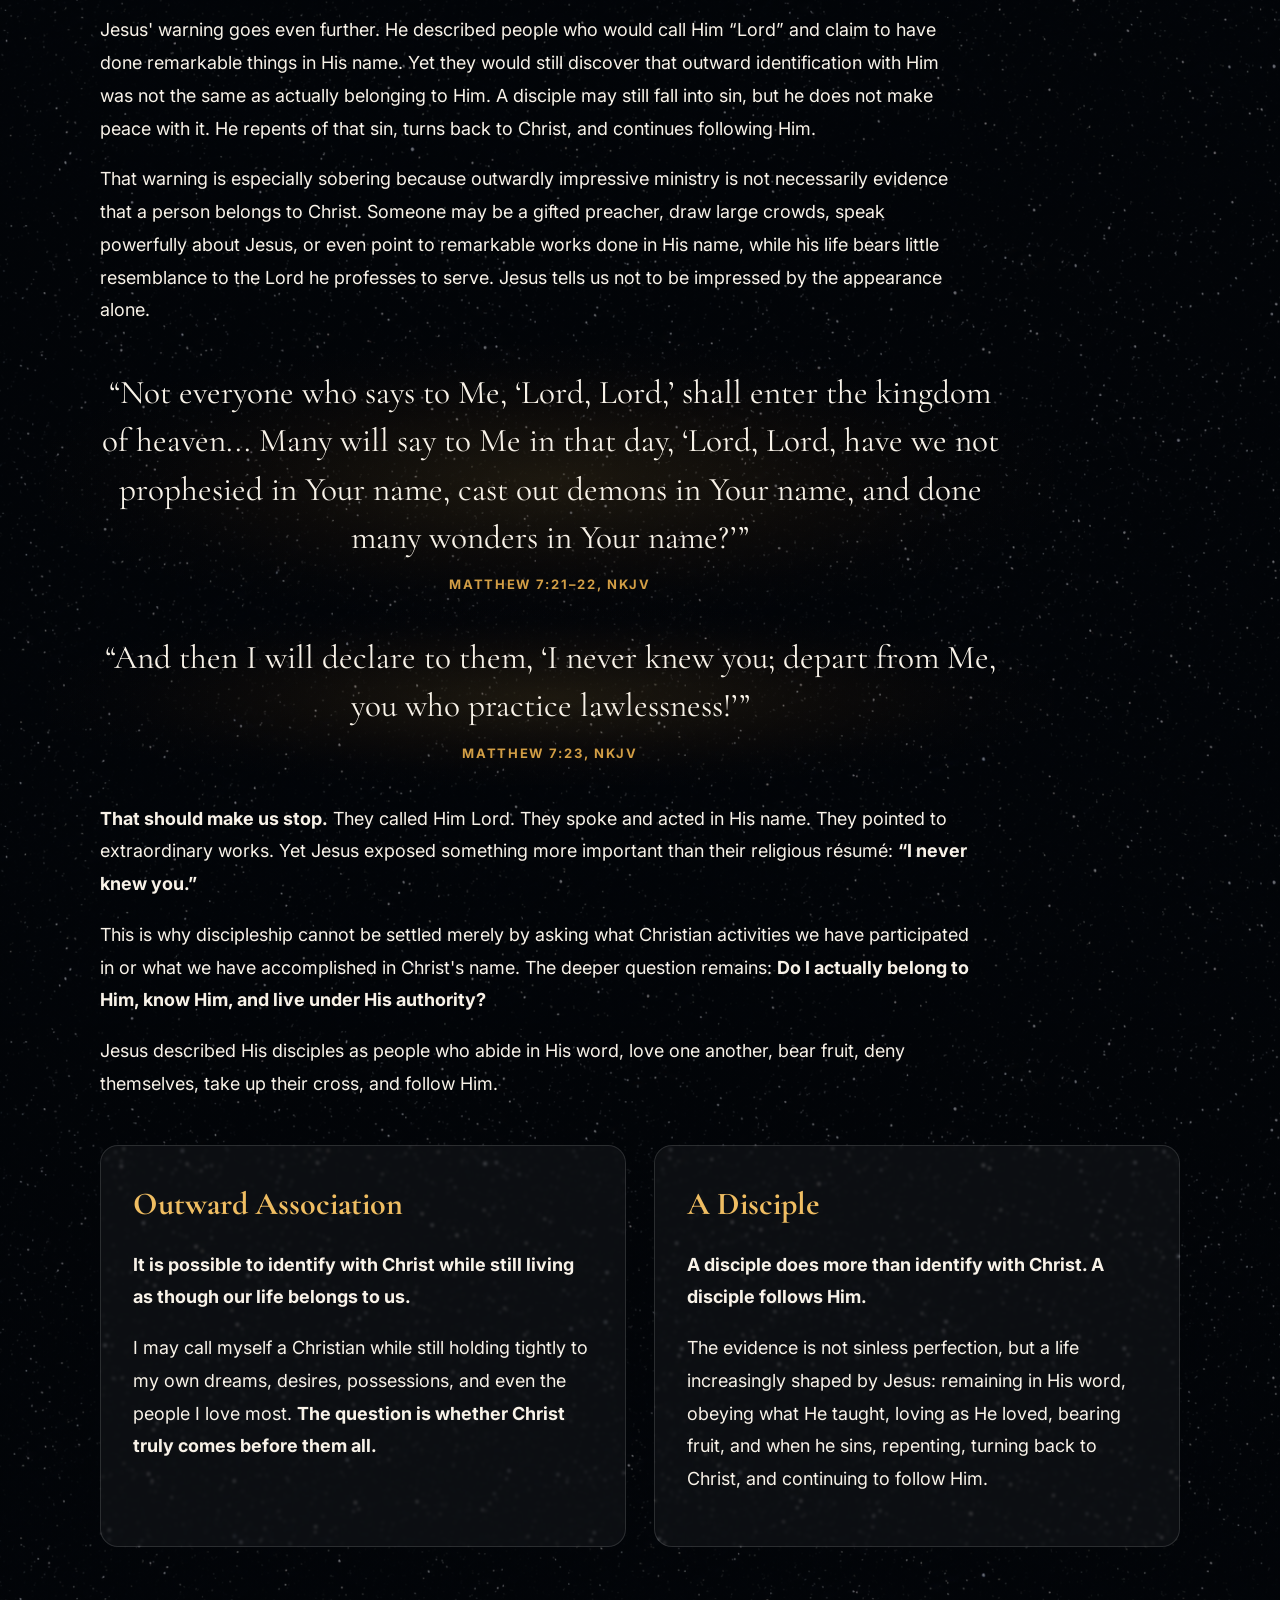
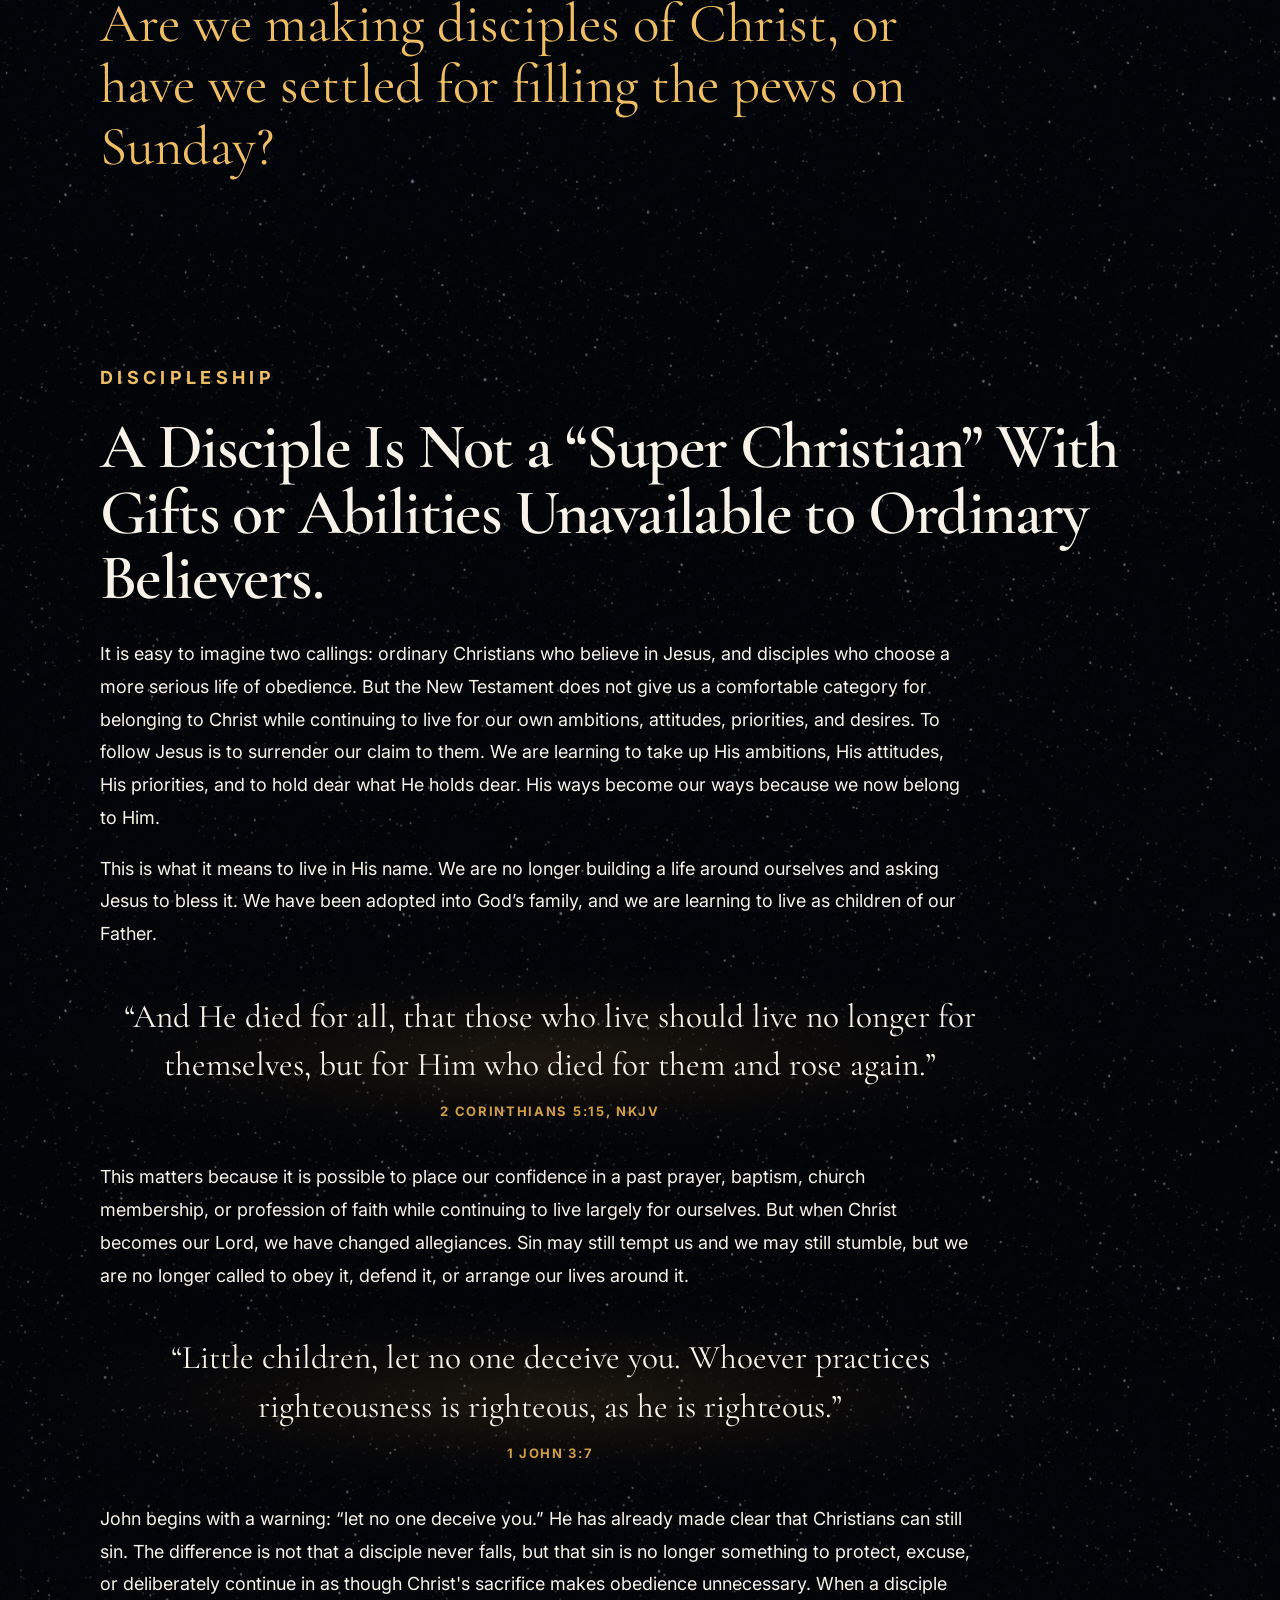
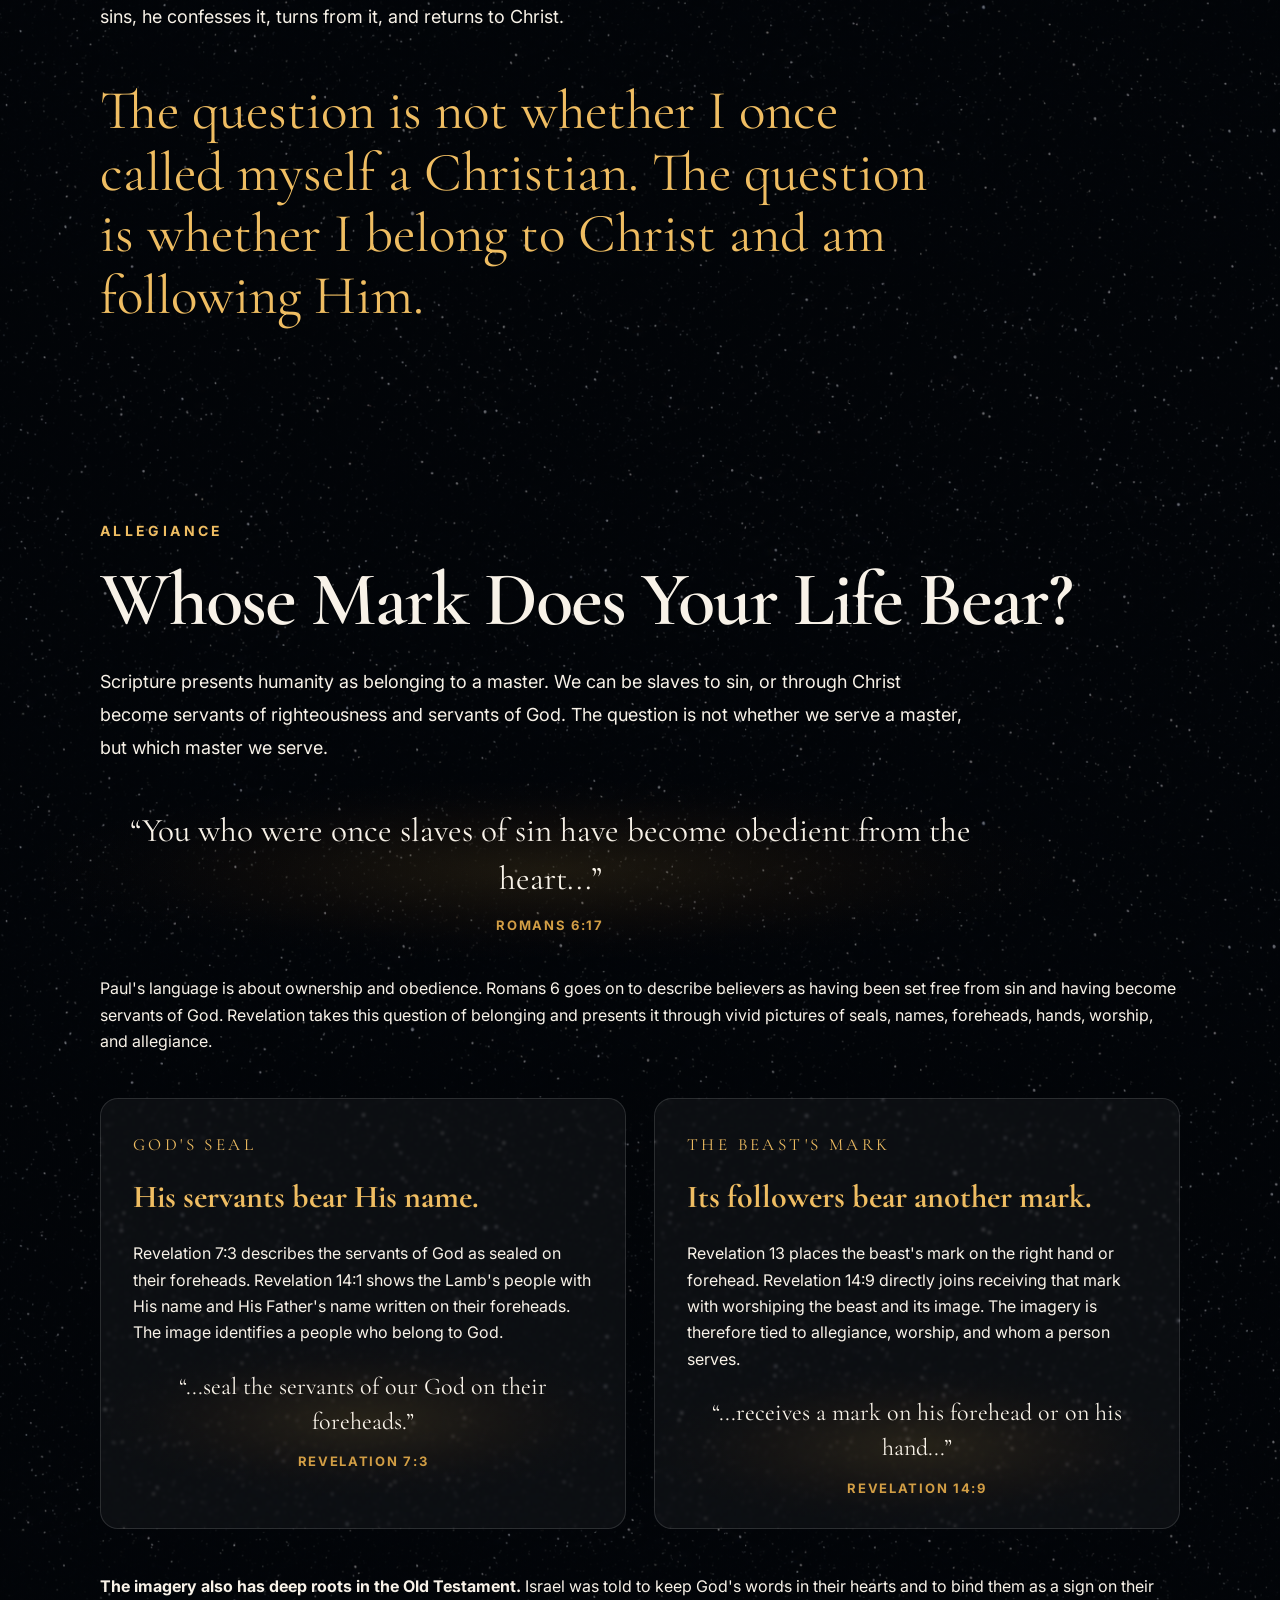
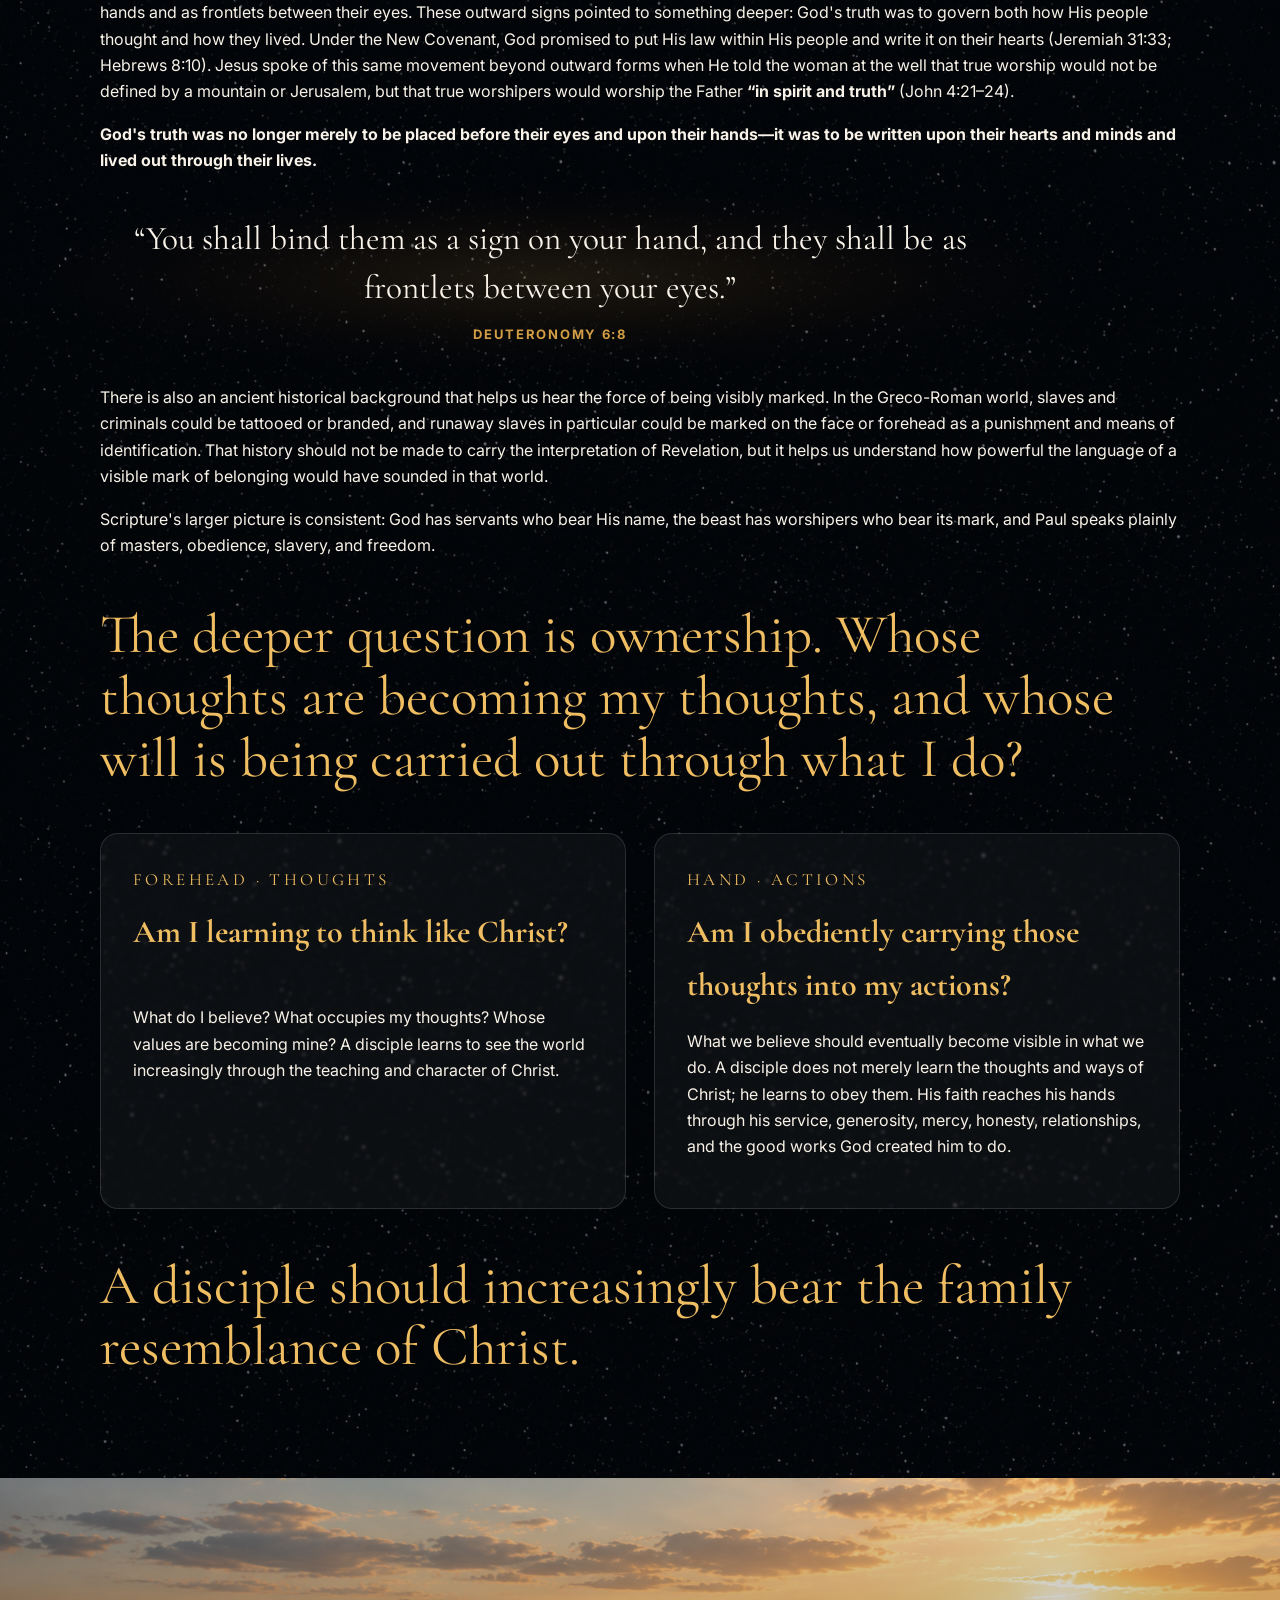
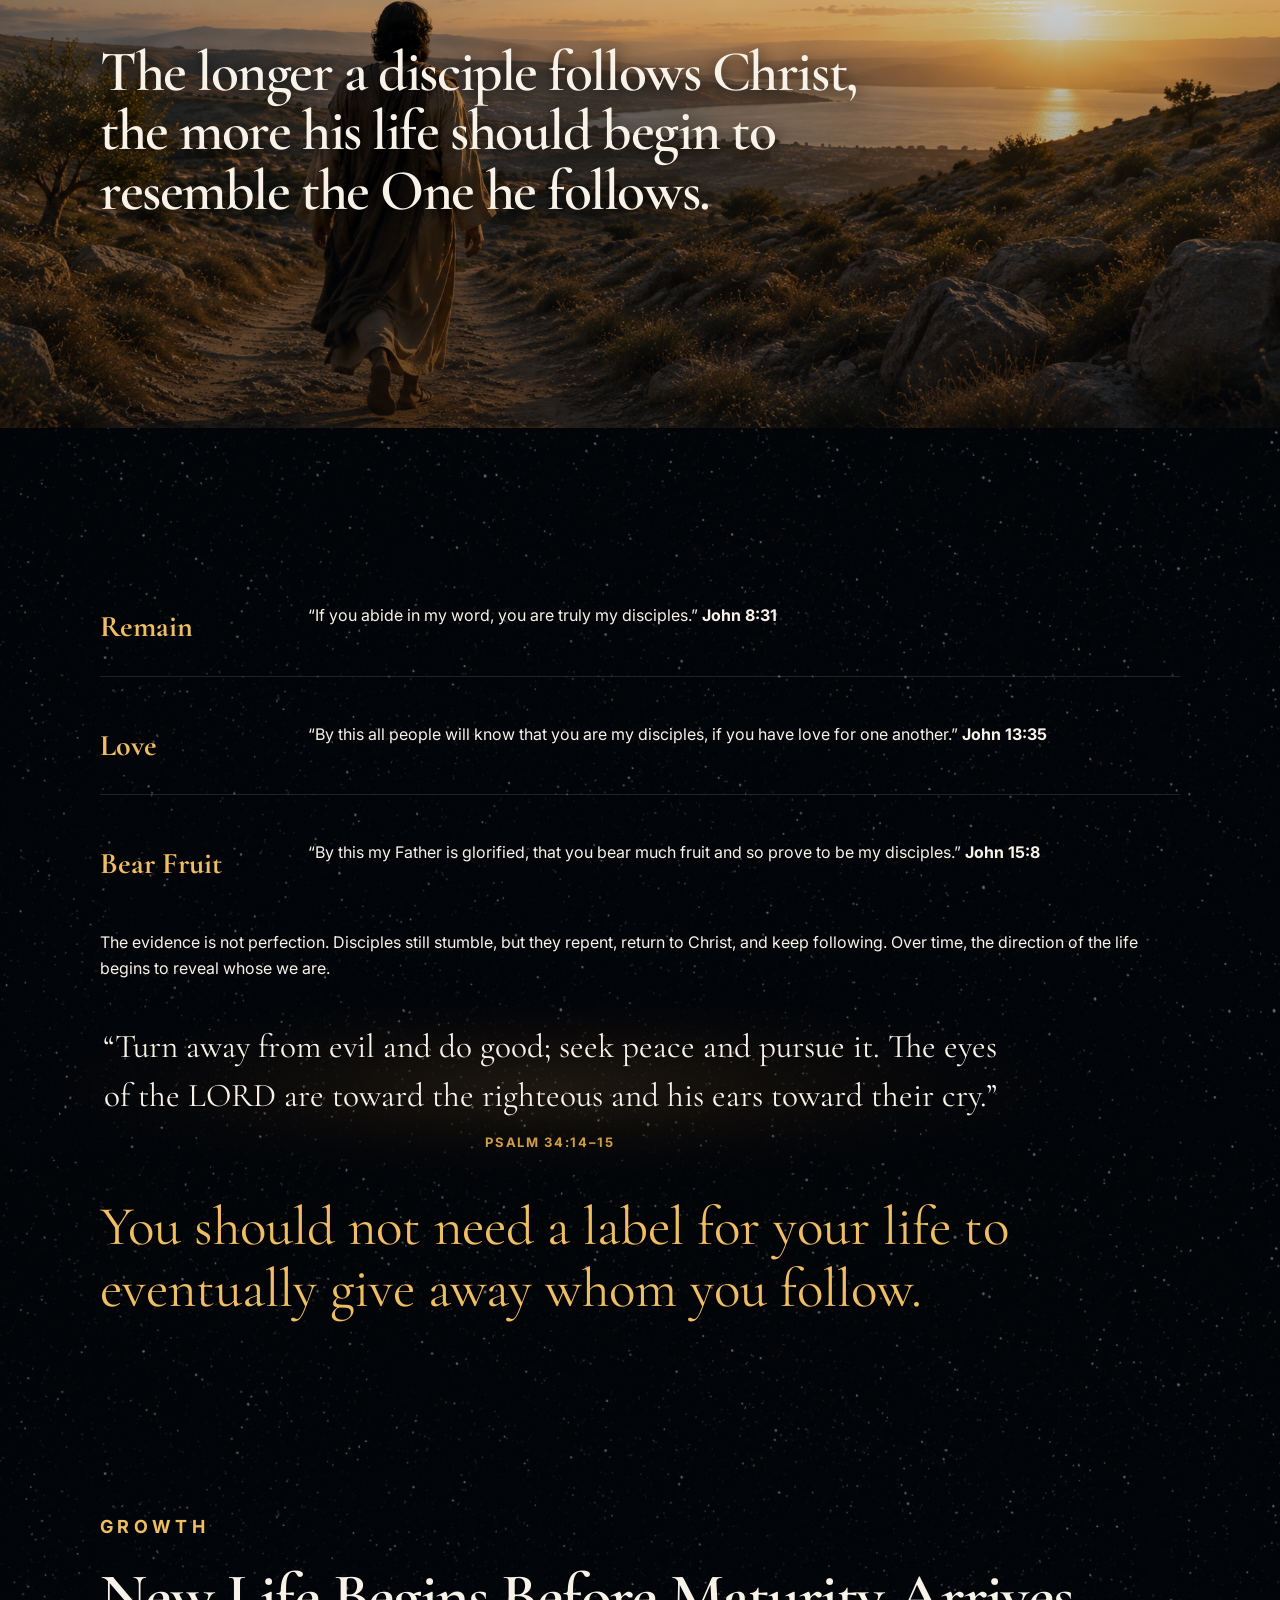
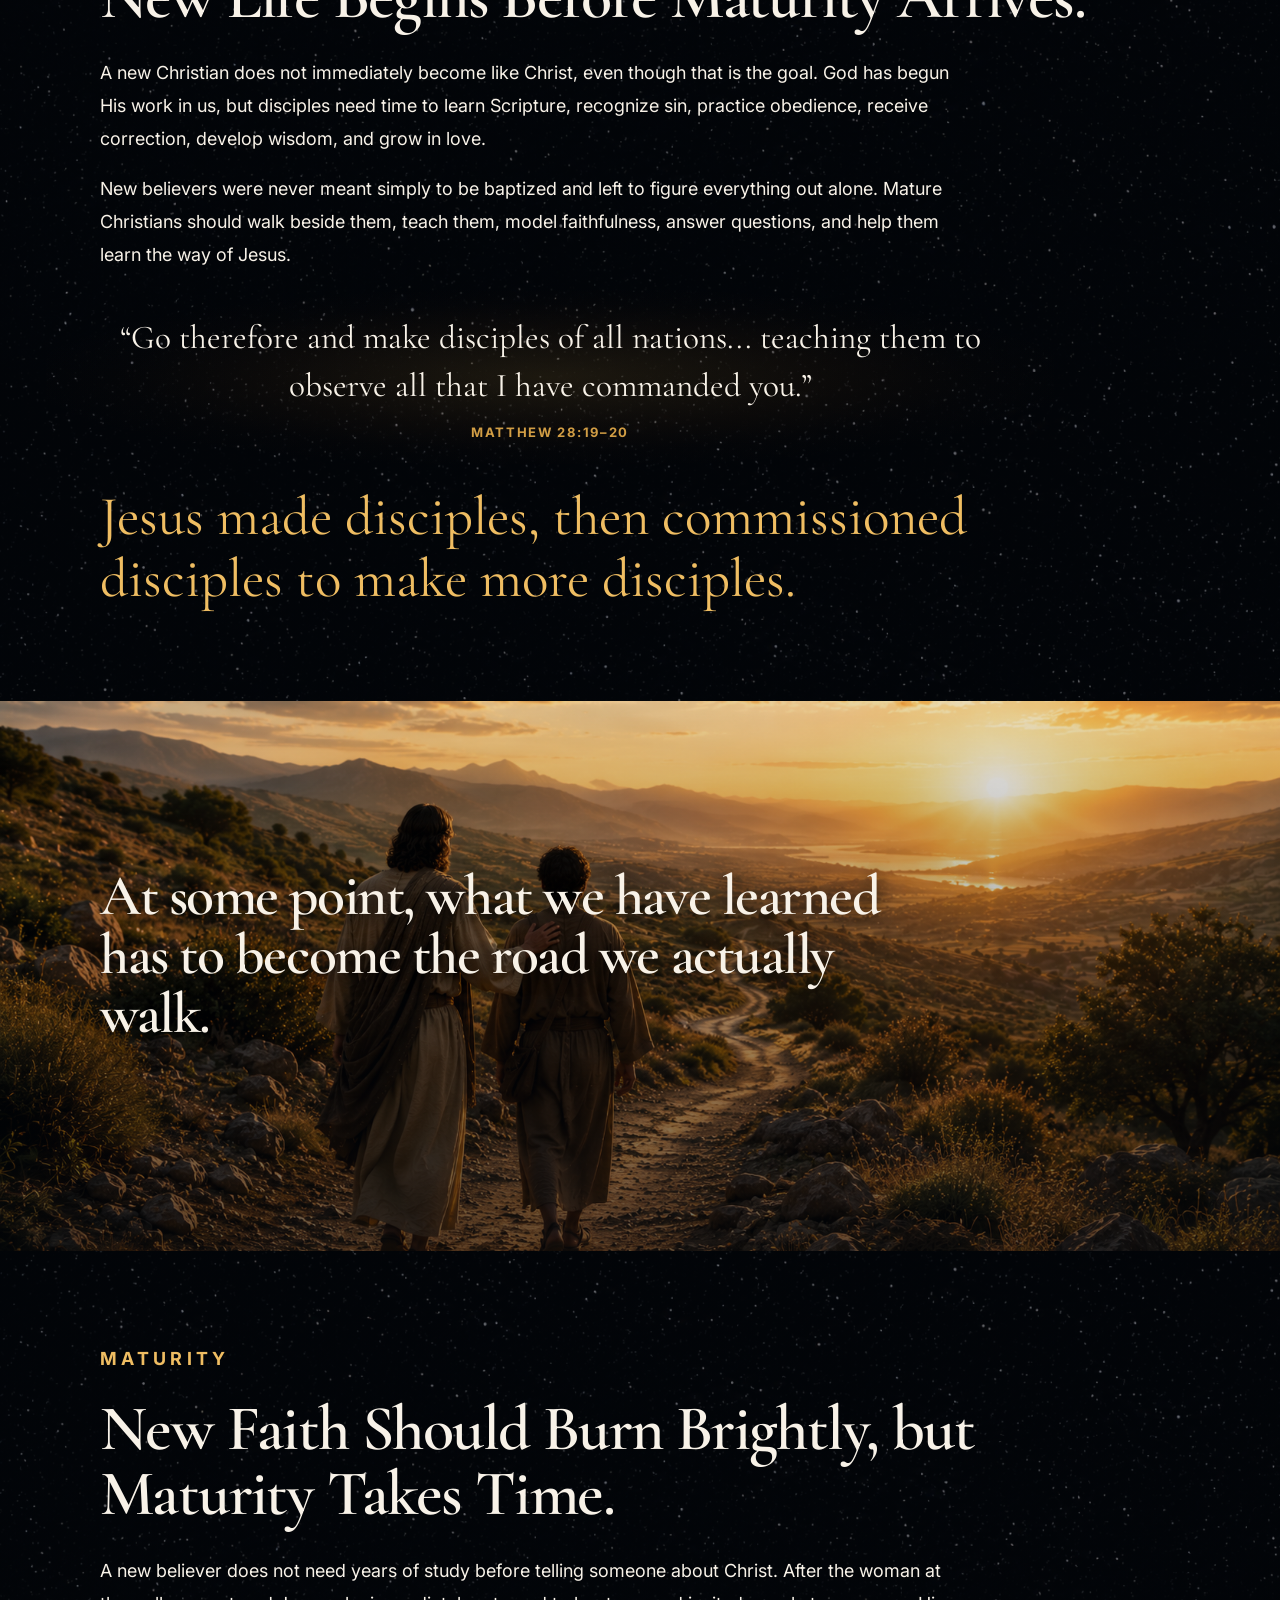
<file: what-is-a-disciple.html>
<!DOCTYPE html>
<html lang="en">
<head>
<meta charset="UTF-8"><meta name="viewport" content="width=device-width,initial-scale=1.0">
<meta name="description" content="What does it really mean to be a disciple of Jesus? A Scripture-centered journey through following Christ, counting the cost, growing in maturity, and bearing the marks of belonging to Him.">
<title>What Does It Mean to Be a Disciple? | The Way of Christ</title>
<link rel="preconnect" href="https://fonts.googleapis.com"><link rel="preconnect" href="https://fonts.gstatic.com" crossorigin>
<link href="https://fonts.googleapis.com/css2?family=Cormorant+Garamond:wght@500;600;700&family=Inter:wght@400;500;600;700&display=swap" rel="stylesheet">
<link rel="stylesheet" href="styles.css?v=41">
<style>
:root{--gold:#efbd62;--cream:#f8f2e8;--night:#03070d;--blue:#0b1725;--ink:#18222d}*{box-sizing:border-box}html{scroll-behavior:smooth}body{margin:0;background:var(--night);color:var(--cream);font-family:Inter,sans-serif}.study-page{overflow:hidden}.study-wrap{width:min(1080px,calc(100% - 44px));margin:auto}.eyebrow{font-size:14px;font-weight:700;letter-spacing:.24em;color:var(--gold);text-transform:uppercase}.site-header{z-index:10000}.study-hero{position:relative;min-height:82vh;display:flex;align-items:center;padding:140px 0 90px;background:linear-gradient(90deg,rgba(1,4,8,.95) 0%,rgba(1,4,8,.77) 48%,rgba(1,4,8,.28) 100%),linear-gradient(180deg,rgba(2,5,10,.08),#03070d 100%),url('assets/star-field-master.png') center/cover}.study-hero:after{content:"";position:absolute;inset:auto 0 0;height:35%;background:linear-gradient(transparent,#03070d);pointer-events:none}.hero-copy{position:relative;z-index:2;max-width:900px}.study-hero h1{font-family:'Cormorant Garamond',serif;font-size:clamp(58px,7.7vw,108px);line-height:.9;margin:18px 0 32px;max-width:960px}.study-hero .lead{font-size:clamp(19px,1.8vw,25px);line-height:1.7;max-width:850px;color:#eee7dc}.study-question{font-family:'Cormorant Garamond',serif;font-size:clamp(38px,4.8vw,66px);line-height:1.05;margin:44px 0 0;color:#fff}.road-ahead{margin:42px auto 0;padding-top:24px;border-top:1px solid rgba(239,189,98,.28);max-width:980px;text-align:center}.road-ahead-label{font-size:11px;font-weight:700;letter-spacing:.24em;color:var(--gold);text-transform:uppercase;margin-bottom:16px;text-align:center}.road-row{display:flex;align-items:center;justify-content:center;gap:10px 13px;flex-wrap:nowrap;font-size:12px;font-weight:700;letter-spacing:.12em;color:#eee7dc;text-transform:uppercase}.road-row+.road-row{margin-top:17px}.road-row b{color:var(--gold);font-weight:400;opacity:.8}.road-row a{color:#eee7dc;text-decoration:none;transition:color .25s ease,text-shadow .25s ease,filter .25s ease;animation:roadGlow 13.2s ease-in-out infinite;animation-delay:calc(var(--i)*1.1s)}.road-row a:hover,.road-row a:focus-visible{color:#ffd98a;text-shadow:0 0 8px rgba(239,189,98,.75),0 0 18px rgba(239,189,98,.55),0 0 30px rgba(239,189,98,.28);outline:none}@keyframes roadGlow{0%,5%{color:#eee7dc;text-shadow:none;filter:none}7%,11%{color:#ffd98a;text-shadow:0 0 8px rgba(239,189,98,.85),0 0 20px rgba(239,189,98,.58),0 0 34px rgba(239,189,98,.32);filter:brightness(1.12)}13%,100%{color:#eee7dc;text-shadow:none;filter:none}}.study-section,.mark-section{scroll-margin-top:105px}.study-section{position:relative;padding:92px 0}.study-section h2{font-family:'Cormorant Garamond',serif;font-size:clamp(44px,5vw,70px);line-height:1.02;margin:10px 0 28px}.study-section p{font-size:18px;line-height:1.82;max-width:870px}.study-break{display:flex;align-items:center;gap:18px;max-width:900px;margin:50px 0 26px}.study-break:before,.study-break:after{content:"";height:1px;background:linear-gradient(90deg,transparent,rgba(239,189,98,.55));flex:1}.study-break:after{background:linear-gradient(90deg,rgba(239,189,98,.55),transparent)}.study-break span{font-size:12px;font-weight:700;letter-spacing:.19em;color:var(--gold);text-transform:uppercase;white-space:nowrap}.night{background:#03070d}.deep{background:linear-gradient(180deg,#03070d,#08111d)}.blue{background:linear-gradient(180deg,#08111d,#102238)}.dawn{background:linear-gradient(180deg,#102238,#26394b);color:#fff}.morning{background:#eee8dc;color:var(--ink)}.morning .eyebrow{color:#8a6428}.scripture{margin:42px 0;padding:0;border-left:0;background:transparent;font-family:'Cormorant Garamond',serif;font-size:clamp(25px,2.6vw,35px);line-height:1.45;max-width:900px}.morning .scripture{background:transparent}.scripture cite{display:block;margin-top:14px;font:700 13px Inter,sans-serif;font-style:normal;letter-spacing:.13em;text-transform:uppercase;color:#d29e45}.big-line{font-family:'Cormorant Garamond',serif!important;font-size:clamp(38px,4.3vw,60px)!important;line-height:1.12!important;color:var(--gold);margin:46px 0 0!important}.morning .big-line{color:#8a6428}.image-break{height:430px;min-height:0;display:flex;align-items:flex-end;position:relative;background-position:center;background-size:cover;background-repeat:no-repeat;margin:0!important;padding:0!important;border:0!important}.image-break:before{content:"";position:absolute;inset:0;background:linear-gradient(180deg,rgba(2,6,11,.08),rgba(2,6,11,.58))}.image-break .study-wrap{position:relative;z-index:1;padding:0 0 38px}.image-break h2{font-family:'Cormorant Garamond',serif;font-size:clamp(38px,4.5vw,62px);max-width:820px;margin:0;text-shadow:0 3px 18px #000}.teaching-image{background-image:url('assets/Golden-Hour-Sermon.png');background-position:center center}.walking-image{background-image:url('assets/Guided-Path-sunrise.png');background-position:center center}.mentoring-image{background-image:url('assets/golden-procession-sunlit-sea.png');background-position:center center}.fruit-image{background-image:url('assets/sunlit-pomegranate-tree.png');background-position:center center}.repentance-image{background-image:url('assets/kneeling-in-golden-light.png');background-position:center center}.cross-image{width:100%;height:360px;object-fit:cover;object-position:center;margin:44px 0;border-radius:2px;display:block}.contrast-grid,.mark-grid{display:grid;grid-template-columns:1fr 1fr;gap:28px;margin-top:44px}.card{padding:32px;border:1px solid rgba(255,255,255,.13);border-radius:18px;background:rgba(255,255,255,.045)}.morning .card{border-color:rgba(0,0,0,.12);background:rgba(255,255,255,.5)}.card strong{display:block;font-family:'Cormorant Garamond',serif;font-size:32px;margin-bottom:12px;color:var(--gold)}.morning .card strong{color:#8a6428}.mark-section{background:linear-gradient(180deg,#07101b,#15283a);padding:100px 0}.mark-intro{font-family:Inter,sans-serif;font-size:18px!important;line-height:1.82!important;max-width:870px!important}.mark-grid .card{min-height:260px}.mark-grid .card strong{min-height:82px;display:flex;align-items:flex-start}.mark-symbol{font-family:'Cormorant Garamond',serif;font-size:17px;letter-spacing:.2em;color:var(--gold);text-transform:uppercase;margin-bottom:12px}.evidence{margin-top:50px;display:grid;gap:20px}.evidence-row{display:grid;grid-template-columns:180px 1fr;gap:28px;align-items:start;padding:24px 0;border-bottom:1px solid rgba(255,255,255,.12)}.evidence-row:last-child{border-bottom:0}.evidence-row strong{font-family:'Cormorant Garamond',serif;font-size:30px;color:var(--gold)}.evidence-row p{margin:0}.closing{position:relative;padding:135px 0 145px;text-align:center;color:#fff;background:linear-gradient(rgba(7,11,18,.28),rgba(7,11,18,.56)),url('assets/Sunrise_Subtle.png') center/cover}.closing h2{font-family:'Cormorant Garamond',serif;font-size:clamp(52px,6.4vw,88px);line-height:1;margin:12px auto 28px;text-shadow:0 3px 14px rgba(0,0,0,.6)}.closing p{font-size:20px;line-height:1.72;max-width:780px;margin:0 auto 38px;text-shadow:0 2px 8px #000}.study-back{display:inline-block;padding:14px 22px;border:1px solid rgba(255,255,255,.4);border-radius:999px;color:#fff;text-decoration:none;font-weight:700;background:rgba(5,10,18,.42)}@media(max-width:760px){.study-wrap{width:min(100% - 28px,1080px)}.study-hero{min-height:auto;padding:125px 0 82px}.study-section,.mark-section{padding:70px 0}.contrast-grid,.mark-grid{grid-template-columns:1fr}.image-break{height:320px;min-height:0}.image-break .study-wrap{padding-bottom:28px}.image-break h2{font-size:clamp(32px,8vw,46px)}.cross-image{height:260px;margin:34px 0}.evidence-row{grid-template-columns:1fr;gap:8px}.road-row{gap:8px 10px;font-size:11px;flex-wrap:wrap}.road-row+.road-row{margin-top:10px}.mark-grid .card strong{min-height:0}.study-break{gap:10px}.study-break span{font-size:10px;white-space:normal;text-align:center}}
/* Simplified visual arc: remain in darkness until the final sunrise. */
.study-section,.mark-section{background:#03070d;color:var(--cream)}
.study-section.deep,.study-section.blue,.study-section.dawn,.study-section.morning{background:#03070d;color:var(--cream)}
.mark-section{background:#03070d}
.morning .eyebrow{color:var(--gold)}
.morning .scripture{background:transparent}
.morning .big-line{color:var(--gold)}
.morning .card{border-color:rgba(255,255,255,.13);background:rgba(255,255,255,.045)}
.morning .card strong{color:var(--gold)}
.closing{min-height:78vh;display:flex;align-items:center;background:linear-gradient(180deg,rgba(3,7,13,.16),rgba(3,7,13,.54)),url('assets/Sunrise_Subtle.png') center/cover}
.closing .big-line{max-width:900px;margin:46px auto 0!important;text-align:center}
</style>
</head>
<body>
<header class="site-header" id="top"><div class="container nav-wrap"><a class="brand" href="index.html" aria-label="The Way of Christ home"><span class="brand-mark">✦</span><span class="brand-text"><strong>The Way of Christ</strong><small>Following Jesus into a life transformed by His Spirit and shaped by His love.</small></span></a><nav class="main-nav" aria-label="Study navigation"><a href="index.html">Home</a><a href="index.html#studies">Studies</a><a href="index.html#about">About</a></nav></div></header>
<main class="study-page">
<section class="study-hero"><div class="study-wrap hero-copy"><h1>What Does It Really Mean to Be a Disciple of Jesus?</h1><p class="lead">It is possible to participate in Christianity without ever seriously asking what Jesus expected of the people who followed Him. We may begin attending church, be baptized, change what we listen to, clean up our language, and leave behind habits we know do not belong in the life of a Christian. Scripture does call us to these kinds of changes. Paul tells believers to put away “anger, wrath, malice, slander, and obscene talk” (Colossians 3:8). But even these changes, important as they are, do not by themselves answer the deeper question Jesus puts before us.</p><p class="study-question">Am I actually following Jesus?</p><div class="road-ahead"><div class="road-ahead-label">The Road Ahead</div><div class="road-row"><a style="--i:0" href="#follow">Follow</a><b>·</b><a style="--i:1" href="#cost">Cost</a><b>·</b><a style="--i:2" href="#cross">Cross</a><b>·</b><a style="--i:3" href="#identity">Identity</a><b>·</b><a style="--i:4" href="#discipleship">Discipleship</a><b>·</b><a style="--i:5" href="#allegiance">Allegiance</a></div><div class="road-row"><a style="--i:6" href="#growth">Growth</a><b>·</b><a style="--i:7" href="#maturity">Maturity</a><b>·</b><a style="--i:8" href="#fruit">Fruit</a><b>·</b><a style="--i:9" href="#become">Become a Disciple</a></div></div></div></section>
<section class="study-section night" id="follow"><div class="study-wrap"><p class="eyebrow">FOLLOW</p><h2>Jesus Called People to Follow Him.</h2><p><strong>Before they were ever called Christians, the followers of Jesus were known simply as His disciples.</strong> Acts tells us that “the disciples were first called Christians in Antioch” (Acts 11:26). The word <em>Christian</em> appears only a few times in the New Testament, while <em>disciple</em> and <em>disciples</em> appear again and again. The earliest followers of Jesus were known as people who had answered His call to follow Him.</p><div class="study-break"><span>What Does the Name Mean Now?</span></div><p>Today, however, the word <em>Christian</em> can mean many different things. It can describe a personal faith, a family tradition, a church affiliation, a cultural identity, or simply the answer someone gives when asked what religion they belong to. Because the word has become so broad, it is possible to call ourselves Christians without ever seriously asking the question that the original name assumed: <strong>Am I actually a disciple of Jesus?</strong></p><p>In the Gospels, Jesus did not merely invite people to adopt a religious identity. He called them to come after Him, learn from Him, remain in His word, obey Him, and follow Him.</p><p><strong>The issue, then, is not whether the word <em>Christian</em> is the right word. The question is whether the name still carries its original meaning: someone who belongs to Christ and follows Him.</strong></p><div class="scripture">“If anyone would come after me, let him deny himself and take up his cross and follow me.”<cite>Matthew 16:24</cite></div><p class="big-line">Jesus did not call people merely to identify with Him. He called them to follow Him.</p></div></section>
<section class="image-break teaching-image"><div class="study-wrap"><h2>A disciple begins by listening, learning, and staying near the Teacher.</h2></div></section>
<section class="study-section deep" id="cost"><div class="study-wrap"><p class="eyebrow">COST</p><h2>Jesus Did Not Hide the Cost.</h2><p>Luke 14 records large crowds traveling with Jesus. Rather than making His invitation easier, Jesus turned and told them plainly what following Him meant. He spoke about competing loyalties, carrying the cross, and surrendering every competing claim upon their lives.</p><div class="scripture">“So therefore, any one of you who does not renounce all that he has cannot be my disciple.”<cite>Luke 14:33</cite></div><p>Jesus was not describing an optional level of devotion for a few unusually committed believers. He was telling the crowd what it meant to become His disciple. Family, possessions, ambitions, security, and even our own lives cannot hold a higher claim on us than He does.</p><p>This does not mean that every disciple must abandon family, possessions, work, or ordinary responsibilities. It means they are no longer ours to place above Christ. Jesus has become Lord, and everything we are and everything we have now comes under His authority.</p><p class="big-line">My life is no longer my own.</p></div></section>
<section class="study-section deep" id="cross"><div class="study-wrap"><p class="eyebrow">CROSS</p><h2>They Knew What a Cross Meant.</h2><p>For us, the cross is a familiar symbol of Christianity. We see it on churches, jewelry, artwork, and Bibles. But when Jesus told His disciples to take up their cross and follow Him, they knew what a cross represented. <strong>A person carrying a cross was walking toward death.</strong></p><img class="cross-image" src="assets/Calvary-at-golden-sunset.png" alt="Calvary at sunset with Jesus on the center cross and two crosses beside Him"><p>But Jesus would soon give that image a meaning His disciples could not yet fully understand. He would carry His own cross. He did not give His life merely because Rome had the power to take it from Him. Jesus said, <strong>“No one takes it from me, but I lay it down of my own accord”</strong> (John 10:18). He could have called upon His Father and received <strong>“more than twelve legions of angels”</strong> (Matthew 26:53). Yet He willingly went to the cross in obedience to His Father and in love for us.</p><div class="study-break"><span>The Cross He Carried · The Cross We Carry</span></div><p><strong>That changes how we hear His command to take up our cross.</strong> The cross is not merely the death of our old life. It is the surrender of our right to place ourselves first. A disciple learns the way of his Master: loving God above himself and loving his neighbor even when that love becomes costly.</p><p>Jesus described that kind of love plainly: <strong>“Greater love has no one than this, that someone lay down his life for his friends”</strong> (John 15:13). For most disciples, taking up the cross will be lived out through countless acts of daily self-denial, obedience, service, forgiveness, sacrifice, and love. But the cross leaves no artificial stopping point. <strong>If faithfulness to Christ should ultimately cost us our lives, the disciple has already settled the question of who comes first.</strong></p><p>Taking up our cross therefore means more than leaving an old life behind. <strong>It means learning the self-giving love of Christ, a love willing to bear the cost of obedience all the way to death.</strong></p><div class="scripture">“By this we know love, because He laid down His life for us. And we also ought to lay down our lives for the brethren.”<cite>1 John 3:16, NKJV</cite></div><p><strong>The cross marks the end of living for ourselves. Christ laid down His life for us, and He calls us to learn that same self-giving love toward God and toward one another.</strong></p></div></section>
<section class="study-section blue" id="identity"><div class="study-wrap"><p class="eyebrow">IDENTITY</p><h2>Church Attendance Is Not the Same as Discipleship.</h2><p>Jesus warned that calling Him Lord is not the same as submitting to Him as Lord.</p><div class="scripture">“Why do you call me ‘Lord, Lord,’ and not do what I tell you?”<cite>Luke 6:46</cite></div><p>That question should make anyone who bears the name <em>Christian</em> to stop and think. Going to church, being baptized, serving in ministry, and identifying with Christianity can all be part of genuine faith. But none of them, by themselves, answer Jesus' question. If He is Lord, am I learning to do what He says?</p><p>Jesus' warning goes even further. He described people who would call Him “Lord” and claim to have done remarkable things in His name. Yet they would still discover that outward identification with Him was not the same as actually belonging to Him. A disciple may still fall into sin, but he does not make peace with it. He repents of that sin, turns back to Christ, and continues following Him.</p><p>That warning is especially sobering because outwardly impressive ministry is not necessarily evidence that a person belongs to Christ. Someone may be a gifted preacher, draw large crowds, speak powerfully about Jesus, or even point to remarkable works done in His name, while his life bears little resemblance to the Lord he professes to serve. Jesus tells us not to be impressed by the appearance alone.</p><div class="scripture">“Not everyone who says to Me, ‘Lord, Lord,’ shall enter the kingdom of heaven... Many will say to Me in that day, ‘Lord, Lord, have we not prophesied in Your name, cast out demons in Your name, and done many wonders in Your name?’”<cite>Matthew 7:21–22, NKJV</cite></div><div class="scripture">“And then I will declare to them, ‘I never knew you; depart from Me, you who practice lawlessness!’”<cite>Matthew 7:23, NKJV</cite></div><p><strong>That should make us stop.</strong> They called Him Lord. They spoke and acted in His name. They pointed to extraordinary works. Yet Jesus exposed something more important than their religious résumé: <strong>“I never knew you.”</strong></p><p>This is why discipleship cannot be settled merely by asking what Christian activities we have participated in or what we have accomplished in Christ's name. The deeper question remains: <strong>Do I actually belong to Him, know Him, and live under His authority?</strong></p><p>Jesus described His disciples as people who abide in His word, love one another, bear fruit, deny themselves, take up their cross, and follow Him.</p><div class="contrast-grid"><div class="card"><strong>Outward Association</strong><p><b>It is possible to identify with Christ while still living as though our life belongs to us.</b></p><p>I may call myself a Christian while still holding tightly to my own dreams, desires, possessions, and even the people I love most. <b>The question is whether Christ truly comes before them all.</b></p></div><div class="card"><strong>A Disciple</strong><p><b>A disciple does more than identify with Christ. A disciple follows Him.</b></p><p>The evidence is not sinless perfection, but a life increasingly shaped by Jesus: remaining in His word, obeying what He taught, loving as He loved, bearing fruit, and when he sins, repenting, turning back to Christ, and continuing to follow Him.</p></div></div><p class="big-line">Are we making disciples of Christ, or have we settled for filling the pews on Sunday?</p></div></section>
<section class="study-section blue" id="discipleship"><div class="study-wrap"><p class="eyebrow">DISCIPLESHIP</p><h2>A Disciple Is Not a “Super Christian” With Gifts or Abilities Unavailable to Ordinary Believers.</h2><p>It is easy to imagine two callings: ordinary Christians who believe in Jesus, and disciples who choose a more serious life of obedience. But the New Testament does not give us a comfortable category for belonging to Christ while continuing to live for our own ambitions, attitudes, priorities, and desires. To follow Jesus is to surrender our claim to them. We are learning to take up His ambitions, His attitudes, His priorities, and to hold dear what He holds dear. His ways become our ways because we now belong to Him.</p><p>This is what it means to live in His name. We are no longer building a life around ourselves and asking Jesus to bless it. We have been adopted into God’s family, and we are learning to live as children of our Father.</p><div class="scripture">“And He died for all, that those who live should live no longer for themselves, but for Him who died for them and rose again.”<cite>2 Corinthians 5:15, NKJV</cite></div><p>This matters because it is possible to place our confidence in a past prayer, baptism, church membership, or profession of faith while continuing to live largely for ourselves. But when Christ becomes our Lord, we have changed allegiances. Sin may still tempt us and we may still stumble, but we are no longer called to obey it, defend it, or arrange our lives around it.</p><div class="scripture">“Little children, let no one deceive you. Whoever practices righteousness is righteous, as he is righteous.”<cite>1 John 3:7</cite></div><p>John begins with a warning: “let no one deceive you.” He has already made clear that Christians can still sin. The difference is not that a disciple never falls, but that sin is no longer something to protect, excuse, or deliberately continue in as though Christ's sacrifice makes obedience unnecessary. When a disciple sins, he confesses it, turns from it, and returns to Christ.</p><p class="big-line">The question is not whether I once called myself a Christian. The question is whether I belong to Christ and am following Him.</p></div></section>
<section class="mark-section" id="allegiance"><div class="study-wrap"><p class="eyebrow">ALLEGIANCE</p><h2 style="font-family:'Cormorant Garamond',serif;font-size:clamp(48px,6vw,82px);line-height:1;margin:10px 0 28px">Whose Mark Does Your Life Bear?</h2><p class="mark-intro">Scripture presents humanity as belonging to a master. We can be slaves to sin, or through Christ become servants of righteousness and servants of God. The question is not whether we serve a master, but which master we serve.</p><div class="scripture">“You who were once slaves of sin have become obedient from the heart...”<cite>Romans 6:17</cite></div><p>Paul's language is about ownership and obedience. Romans 6 goes on to describe believers as having been set free from sin and having become servants of God. Revelation takes this question of belonging and presents it through vivid pictures of seals, names, foreheads, hands, worship, and allegiance.</p><div class="contrast-grid"><div class="card"><div class="mark-symbol">God's Seal</div><strong>His servants bear His name.</strong><p>Revelation 7:3 describes the servants of God as sealed on their foreheads. Revelation 14:1 shows the Lamb's people with His name and His Father's name written on their foreheads. The image identifies a people who belong to God.</p><div class="scripture" style="margin:24px 0 0;font-size:24px">“...seal the servants of our God on their foreheads.”<cite>Revelation 7:3</cite></div></div><div class="card"><div class="mark-symbol">The Beast's Mark</div><strong>Its followers bear another mark.</strong><p>Revelation 13 places the beast's mark on the right hand or forehead. Revelation 14:9 directly joins receiving that mark with worshiping the beast and its image. The imagery is therefore tied to allegiance, worship, and whom a person serves.</p><div class="scripture" style="margin:24px 0 0;font-size:24px">“...receives a mark on his forehead or on his hand...”<cite>Revelation 14:9</cite></div></div></div><p style="margin-top:44px"><strong>The imagery also has deep roots in the Old Testament.</strong> Israel was told to keep God's words in their hearts and to bind them as a sign on their hands and as frontlets between their eyes. These outward signs pointed to something deeper: God's truth was to govern both how His people thought and how they lived. Under the New Covenant, God promised to put His law within His people and write it on their hearts (Jeremiah 31:33; Hebrews 8:10). Jesus spoke of this same movement beyond outward forms when He told the woman at the well that true worship would not be defined by a mountain or Jerusalem, but that true worshipers would worship the Father <strong>“in spirit and truth”</strong> (John 4:21–24).</p><p><strong>God's truth was no longer merely to be placed before their eyes and upon their hands—it was to be written upon their hearts and minds and lived out through their lives.</strong></p><div class="scripture">“You shall bind them as a sign on your hand, and they shall be as frontlets between your eyes.”<cite>Deuteronomy 6:8</cite></div><p>There is also an ancient historical background that helps us hear the force of being visibly marked. In the Greco-Roman world, slaves and criminals could be tattooed or branded, and runaway slaves in particular could be marked on the face or forehead as a punishment and means of identification. That history should not be made to carry the interpretation of Revelation, but it helps us understand how powerful the language of a visible mark of belonging would have sounded in that world.</p><p>Scripture's larger picture is consistent: God has servants who bear His name, the beast has worshipers who bear its mark, and Paul speaks plainly of masters, obedience, slavery, and freedom.</p><p class="big-line">The deeper question is ownership. Whose thoughts are becoming my thoughts, and whose will is being carried out through what I do?</p><div class="mark-grid"><div class="card"><div class="mark-symbol">Forehead · Thoughts</div><strong>Am I learning to think like Christ?</strong><p>What do I believe? What occupies my thoughts? Whose values are becoming mine? A disciple learns to see the world increasingly through the teaching and character of Christ.</p></div><div class="card"><div class="mark-symbol">Hand · Actions</div><strong>Am I obediently carrying those thoughts into my actions?</strong><p>What we believe should eventually become visible in what we do. A disciple does not merely learn the thoughts and ways of Christ; he learns to obey them. His faith reaches his hands through his service, generosity, mercy, honesty, relationships, and the good works God created him to do.</p></div></div><p class="big-line">A disciple should increasingly bear the family resemblance of Christ.</p></div></section>
<section class="image-break mentoring-image"><div class="study-wrap"><h2>The longer a disciple follows Christ, the more his life should begin to resemble the One he follows.</h2></div></section>
<section class="mark-section"><div class="study-wrap"><div class="evidence"><div class="evidence-row"><strong>Remain</strong><p>“If you abide in my word, you are truly my disciples.” <b>John 8:31</b></p></div><div class="evidence-row"><strong>Love</strong><p>“By this all people will know that you are my disciples, if you have love for one another.” <b>John 13:35</b></p></div><div class="evidence-row"><strong>Bear Fruit</strong><p>“By this my Father is glorified, that you bear much fruit and so prove to be my disciples.” <b>John 15:8</b></p></div></div><p>The evidence is not perfection. Disciples still stumble, but they repent, return to Christ, and keep following. Over time, the direction of the life begins to reveal whose we are.</p><div class="scripture">“Turn away from evil and do good; seek peace and pursue it. The eyes of the LORD are toward the righteous and his ears toward their cry.”<cite>Psalm 34:14–15</cite></div><p class="big-line">You should not need a label for your life to eventually give away whom you follow.</p></div></section>
<section class="study-section dawn" id="growth"><div class="study-wrap"><p class="eyebrow">GROWTH</p><h2>New Life Begins Before Maturity Arrives.</h2><p>A new Christian does not immediately become like Christ, even though that is the goal. God has begun His work in us, but disciples need time to learn Scripture, recognize sin, practice obedience, receive correction, develop wisdom, and grow in love.</p><p>New believers were never meant simply to be baptized and left to figure everything out alone. Mature Christians should walk beside them, teach them, model faithfulness, answer questions, and help them learn the way of Jesus.</p><div class="scripture">“Go therefore and make disciples of all nations... teaching them to observe all that I have commanded you.”<cite>Matthew 28:19–20</cite></div><p class="big-line">Jesus made disciples, then commissioned disciples to make more disciples.</p></div></section>
<section class="image-break walking-image"><div class="study-wrap"><h2>At some point, what we have learned has to become the road we actually walk.</h2></div></section>
<section class="study-section dawn" id="maturity"><div class="study-wrap"><p class="eyebrow">MATURITY</p><h2>New Faith Should Burn Brightly, but Maturity Takes Time.</h2><p>A new believer does not need years of study before telling someone about Christ. After the woman at the well encountered Jesus, she immediately returned to her town and invited people to come see Him. Her understanding was still developing, but she could tell people about the One she had encountered.</p><div class="scripture">“Come, see a man who told me all that I ever did. Can this be the Christ?”<cite>John 4:29</cite></div><p>That excitement should be encouraged, not suppressed. A new believer can tell family, friends, and coworkers what Christ has done and invite them to discover Him too.</p><p>But sharing a testimony is different from being ready to teach, lead, or carry responsibility for others. The New Testament places real weight on proven character, faithfulness, sound teaching, and maturity when spiritual responsibility is involved. Enthusiasm is valuable, but enthusiasm and maturity are not the same thing.</p><p>The first disciples themselves stumbled, misunderstood Jesus, and needed correction. But Jesus formed them before entrusting them with greater responsibility. In the same way, a young disciple needs strengthening and protection while roots grow deep.</p><div class="scripture">“He must not be a recent convert, or he may become puffed up with conceit...”<cite>1 Timothy 3:6</cite></div><p>Paul is speaking specifically about an overseer, but the principle is clear: a new believer should be given time to grow before being entrusted with spiritual leadership.</p><p class="big-line">New believers need room to burn brightly without being asked to carry weight they are not ready to carry.</p></div></section>
<section class="image-break fruit-image"><div class="study-wrap"><h2>A life rooted in Christ should eventually bear visible fruit.</h2></div></section>
<section class="study-section morning" id="fruit"><div class="study-wrap"><p class="eyebrow">FRUIT</p><h2>A Disciple's Life Should Bear Fruit.</h2><p>Jesus did not describe fruit as an optional extra for especially mature Christians. In John 15, fruit is part of what happens when a disciple remains in Him. The branch does not produce fruit by separating itself from the vine and trying harder. It bears fruit because it remains connected to the source of its life.</p><div class="scripture">“Abide in Me, and I in you. As the branch cannot bear fruit of itself, unless it abides in the vine, neither can you, unless you abide in Me.”<cite>John 15:4, NKJV</cite></div><p class="big-line">Fruit is not the price of belonging to Christ. It is what begins to grow from a life that remains in Christ.</p><div class="contrast-grid"><div class="card"><strong>The Fruit of the Spirit</strong><p><b>What the Spirit is forming in us.</b></p><p>Paul describes the fruit of the Spirit as love, joy, peace, longsuffering, kindness, goodness, faithfulness, gentleness, and self-control. This is the character of the disciple being changed from within.</p><div class="scripture" style="margin:24px 0 0;font-size:24px">“But the fruit of the Spirit is love, joy, peace, longsuffering, kindness, goodness, faithfulness, gentleness, self-control.”<cite>Galatians 5:22–23, NKJV</cite></div></div><div class="card"><strong>The Fruit of a Disciple</strong><p><b>What a life following Christ begins to produce.</b></p><p>As Christ shapes our character, that inward work becomes visible through obedience, love, service, generosity, good works, witness, and eventually helping others follow Him. The fruit of the disciple is a life that increasingly glorifies the Father.</p><div class="scripture" style="margin:24px 0 0;font-size:24px">“By this My Father is glorified, that you bear much fruit; so you will be My disciples.”<cite>John 15:8, NKJV</cite></div></div></div><p>These are not two unrelated kinds of fruit. The Spirit changes who we are, and that changed character begins to shape what we do. Love becomes service. Generosity becomes giving. Compassion becomes mercy. Faithfulness becomes obedience. A disciple's fruit grows outward from the life Christ is producing within.</p><p class="big-line">The fruit does not create the disciple. The fruit reveals the life of the Vine flowing through the disciple.</p></div></section>
<section class="image-break repentance-image"><div class="study-wrap"><h2>“O God, be merciful to me, for I am a sinner.”</h2><p style="margin:10px 0 0;font-size:13px;font-weight:700;letter-spacing:.13em;text-transform:uppercase;color:#efbd62;text-shadow:0 2px 8px #000">Luke 18:13, NLT</p></div></section>
<section class="study-section morning" id="become"><div class="study-wrap"><p class="eyebrow">BECOME A DISCIPLE</p><h2>How Do I Become a Disciple?</h2><p>After asking what a disciple is, one question naturally remains: <strong>How do I become one?</strong></p><div class="study-break"><span>The Gospel Begins With an Announcement</span></div><div class="scripture">“If you confess with your mouth the Lord Jesus and believe in your heart that God has raised Him from the dead, you will be saved.”<cite>Romans 10:9, NKJV</cite></div><p class="big-line">Jesus is Lord.</p><div class="study-break"><span>What Does It Mean to Confess Jesus as Lord?</span></div><p>Through the centuries, the words <em>Lord</em> and <em>God</em> have become so closely associated in Christian speech that we can easily hear <em>Lord</em> simply as another name for God. But when the New Testament proclaims Jesus as <strong>Lord</strong>, it is declaring something about His position and authority. Jesus is the One who rules. He is the King. God raised Him from the dead, exalted Him to His right hand, and fulfilled what He had promised concerning David's throne.</p><div class="scripture">“Yet I have set My King on My holy hill of Zion... You are My Son, today I have begotten You.”<cite>Psalm 2:6–7, NKJV</cite></div><p>Paul later quotes this promise when proclaiming the resurrection of Jesus, connecting the words <strong>“You are My Son, today I have begotten You”</strong> with the good news that God raised Jesus from the dead (Acts 13:32–33).</p><p>Peter makes the same connection at Pentecost. He points to God's promise to David, the resurrection of Jesus, His exaltation to the right hand of God, and then declares what all of it means.</p><div class="scripture">“God had sworn with an oath to him that of the fruit of his body... He would raise up the Christ to sit on his throne... Therefore let all the house of Israel know assuredly that God has made this Jesus, whom you crucified, both Lord and Christ.”<cite>Acts 2:30–36, NKJV</cite></div><p>To confess Jesus as <em>Lord</em> is therefore far more than a respectful way of addressing Him. It is to acknowledge that <strong>He has supreme authority. He is the risen and exalted King, and we are called to live under His rule.</strong></p><div class="study-break"><span>Repent and Believe</span></div><p>Jesus began His public ministry by announcing the arrival of God's kingdom and calling people to respond.</p><div class="scripture">“The time is fulfilled, and the kingdom of God is at hand. Repent, and believe in the gospel.”<cite>Mark 1:15, NKJV</cite></div><div class="study-break"><span>Count the Cost and Follow Him</span></div><p>Jesus never hid what submitting to His rule would mean. He called those who would come after Him to deny themselves, take up their cross, and follow Him. He also told the crowds to count the cost of becoming His disciples.</p><div class="scripture">“If anyone desires to come after Me, let him deny himself, and take up his cross, and follow Me.”<cite>Matthew 16:24, NKJV</cite></div><p>Counting the cost does not mean making ourselves worthy of His Kingdom. It means understanding what we are saying when we call Jesus <strong>Lord</strong>. We are relinquishing our claim to rule ourselves and coming to Him knowing that everything we are now belongs to Him.</p><div class="study-break"><span>Be Baptized Into His Name</span></div><p>When Peter's hearers realized what they had done in rejecting the Christ whom God had made Lord, they asked, “Men and brethren, what shall we do?” Peter's answer joined repentance, baptism, forgiveness, and the gift of the Holy Spirit.</p><div class="scripture">“Repent, and let every one of you be baptized in the name of Jesus Christ for the remission of sins; and you shall receive the gift of the Holy Spirit.”<cite>Acts 2:38, NKJV</cite></div><p>Baptism was not presented as an optional accessory added years later when someone became sufficiently mature. Jesus Himself placed baptism directly within the command to make disciples.</p><div class="scripture">“Go therefore and make disciples of all the nations, baptizing them in the name of the Father and of the Son and of the Holy Spirit.”<cite>Matthew 28:19, NKJV</cite></div><p>The person who once lived for himself now publicly identifies himself with Jesus Christ. Paul describes baptism in the language of death and new life.</p><div class="scripture">“Therefore we were buried with Him through baptism into death... even so we also should walk in newness of life.”<cite>Romans 6:4, NKJV</cite></div><div class="study-break"><span>Receive the Spirit and Begin the New Life</span></div><p>Those who belong to Christ receive the Holy Spirit, and the new life of discipleship is lived by His power. Scripture does not present the Spirit as an optional addition to the Christian life. He is God's presence within His people, changing us from within and producing the life and character of Christ in us.</p><div class="scripture">“Now if anyone does not have the Spirit of Christ, he is not His.”<cite>Romans 8:9, NKJV</cite></div><p>The disciple is not sent away to imitate Jesus through willpower alone. God gives His Spirit, and the Spirit begins producing the fruit of the new life within us.</p><div class="study-break"><span>Learn to Obey Everything Jesus Commanded</span></div><p>Jesus did not command His followers merely to make converts. He told them to <strong>make disciples</strong>, baptizing them and then teaching them to live according to everything He had commanded.</p><div class="scripture">“Go therefore and make disciples of all the nations, baptizing them in the name of the Father and of the Son and of the Holy Spirit, teaching them to observe all things that I have commanded you...”<cite>Matthew 28:19–20, NKJV</cite></div><p>The Gospel is announced. We repent and believe. We count the cost and follow. We are baptized into His name. We receive the Holy Spirit and begin the new life. Then we spend the rest of our lives learning the way of Jesus, obeying what He taught, becoming like Him, and eventually helping others follow Him.</p><p class="big-line">This is the calling: become a disciple, live as a disciple, and help others become disciples of Jesus.</p></div></section>
<section class="closing"><div class="study-wrap"><p class="eyebrow">THE QUESTION TO TAKE WITH YOU</p><h2>Am I Actually Following Jesus?</h2><p>The Gospel does not merely ask whether I believe that Jesus existed, whether I attend church, or whether I call myself a Christian. It announces that <strong>Jesus Christ is risen and He is Lord.</strong> He calls me to repent and believe, count the cost, deny myself, take up my cross, be baptized into His name, receive the life God gives through His Spirit, and learn to obey everything He commanded. This is not how we earn the right to belong to Christ. It is what it means to answer His call.</p><div class="scripture">“Why do you call Me ‘Lord, Lord,’ and not do the things which I say?”<cite>Luke 6:46, NKJV</cite></div><p class="big-line">Jesus is Lord. The question is whether I will follow Him.</p><a class="study-back" href="index.html#studies">Back to Foundational Studies</a></div></section>
</main>
</body>
</html>
</file>
<file: styles.css>
@import url("styles-base.css?v=1");

/* Disciple study visual journey: one continuous moving night sky. */
.study-page{
  position:relative;
  background-color:#03070d!important;
  background-image:linear-gradient(rgba(3,7,13,.56),rgba(3,7,13,.66)),url("assets/star-field-master.png")!important;
  background-size:auto,1450px auto!important;
  background-repeat:repeat,repeat!important;
  background-position:0 0,0 0;
  animation:discipleStarDrift 150s linear infinite!important;
}

.study-page .study-section,
.study-page .mark-section{
  position:relative;
  background:transparent!important;
}

.study-page .study-hero{
  position:relative;
  overflow:hidden;
  background-image:
    linear-gradient(90deg,rgba(1,4,8,.90) 0%,rgba(1,4,8,.63) 48%,rgba(1,4,8,.18) 100%),
    linear-gradient(180deg,rgba(2,5,10,.05),rgba(3,7,13,.12))!important;
  background-color:transparent!important;
}
.study-page .study-hero:after{
  background:linear-gradient(transparent,rgba(3,7,13,.12))!important;
}

/* Very slow, continuous drift. Keep background-position free of !important so keyframes can move it. */
@keyframes discipleStarDrift{
  from{background-position:0 0,0 0}
  to{background-position:0 0,-640px 180px}
}

/*
  Celestial artwork hooks for the next pass.
  These intentionally have no background-image yet. Once the moon, Milky Way,
  and galaxy artwork is added to assets, these layers can be switched on without
  restructuring the page or disturbing the moving star field.
*/
.study-page .study-hero .celestial-moon,
.study-page .celestial-milkyway,
.study-page .celestial-galaxy{
  position:absolute;
  pointer-events:none;
  background-repeat:no-repeat;
  opacity:0;
}
.study-page .study-hero .celestial-moon{
  right:-5vw;
  bottom:-12%;
  width:min(48vw,720px);
  aspect-ratio:1;
  background-position:center bottom;
  background-size:contain;
}
.study-page .celestial-milkyway{
  right:-8vw;
  top:8%;
  width:min(72vw,1100px);
  aspect-ratio:1.6;
  background-position:center;
  background-size:contain;
}
.study-page .celestial-galaxy{
  left:-4vw;
  top:18%;
  width:min(34vw,500px);
  aspect-ratio:1.25;
  background-position:center;
  background-size:contain;
}

.study-page .study-section .scripture,
.study-page .mark-section .scripture{
  position:relative;
  z-index:1;
  background:transparent!important;
  border:0!important;
  box-shadow:none!important;
}

/* Restrained warm halo: enough to lift Scripture without becoming a visual effect. */
.study-page .study-section .scripture::before,
.study-page .mark-section .scripture::before{
  content:""!important;
  display:block!important;
  position:absolute;
  z-index:-1;
  left:-6%;
  right:-6%;
  top:-24px;
  bottom:-24px;
  pointer-events:none;
  background:radial-gradient(ellipse at center,
    rgba(255,191,76,.105) 0%,
    rgba(222,133,37,.042) 40%,
    rgba(145,77,20,.014) 60%,
    transparent 75%)!important;
}
#become .scripture::before{
  background:radial-gradient(ellipse at center,
    rgba(255,198,88,.15) 0%,
    rgba(231,142,40,.058) 40%,
    rgba(148,76,20,.02) 60%,
    transparent 77%)!important;
}

.study-page .card{backdrop-filter:blur(1.5px);-webkit-backdrop-filter:blur(1.5px)}

@media(max-width:760px){
  .study-page{background-size:auto,1050px auto!important;animation-duration:180s!important}
  .study-page .study-hero .celestial-moon{right:-18vw;width:min(82vw,620px)}
  .study-page .celestial-milkyway{right:-25vw;width:120vw}
  .study-page .celestial-galaxy{left:-16vw;width:62vw}
}
</file>
<file: typography-fix.css>
/* Reading-first typography pass: calmer hierarchy, consistent body copy, restrained accents. */
body{font-size:18px;line-height:1.72}

/* Keep the hero distinctive, but make the rest of the site read like a study rather than a poster. */
.hero h1{font-size:clamp(52px,6vw,76px)!important;line-height:1.02!important}
.hero-lead{font-size:19px!important;line-height:1.72!important}

main section:not(.hero) h2{
  font-size:clamp(34px,3.4vw,46px)!important;
  line-height:1.12!important;
  letter-spacing:-.015em!important;
  margin-bottom:20px!important;
}
main section:not(.hero) h3{
  font-size:clamp(26px,2.25vw,32px)!important;
  line-height:1.18!important;
  letter-spacing:-.01em!important;
}
main section:not(.hero) h4{
  font-size:20px!important;
  line-height:1.35!important;
}

/* One dependable reading size throughout the teaching sections. */
main section:not(.hero) p,
main section:not(.hero) li,
main section:not(.hero) .lead,
main section:not(.hero) .lead-sm,
main section:not(.hero) .center-note,
main section:not(.hero) .checklist p{
  font-size:18px!important;
  line-height:1.72!important;
}

.section-heading{max-width:880px!important;margin-bottom:44px!important}
.section-heading>p:last-child{font-size:18px!important;line-height:1.72!important}

/* Gold becomes a navigational accent, not another competing text voice. */
.eyebrow,
.eyebrow.dark{
  font-size:12px!important;
  line-height:1.4!important;
  letter-spacing:.16em!important;
  color:#efc77f!important;
  font-weight:700!important;
}

/* Pillar titles stay important, but no longer tower over the rest of the page. */
.sky-2 .pillars .pillar-card h3{
  font-size:30px!important;
  line-height:1.15!important;
  color:#fffef9!important;
}
.sky-2 .pillars .pillar-card h4{
  font-size:19px!important;
  line-height:1.4!important;
  color:#efc77f!important;
  font-family:var(--serif)!important;
  font-weight:600!important;
}
.sky-2 .pillars .pillar-card p{font-size:18px!important;line-height:1.72!important}

/* Sequence/timeline labels use the same restrained hierarchy. */
#big-story .story-step strong{font-size:27px!important;line-height:1.15!important}
#big-story .story-step small{font-size:14px!important;line-height:1.5!important}
.discipleship-grid .word-card strong{font-size:27px!important;line-height:1.18!important}
.discipleship-grid .word-card span{font-size:14px!important;line-height:1.45!important}
.rise-step h3{font-size:28px!important}

/* Scripture and key thoughts are set apart by treatment, not giant type. */
.scripture,
.feature-quote p,
.temple-scripture,
.section-final blockquote,
.quote-band p{
  font-family:var(--serif)!important;
  font-size:24px!important;
  line-height:1.45!important;
  font-weight:600!important;
}
.scripture,
.temple-scripture,
.section-final blockquote{
  border-left:3px solid rgba(239,199,127,.72)!important;
  padding:18px 24px!important;
  margin-top:34px!important;
  margin-bottom:28px!important;
}
.scripture cite,
.section-final blockquote cite{
  display:block!important;
  margin-top:10px!important;
  font-family:var(--sans)!important;
  font-size:13px!important;
  font-style:normal!important;
  font-weight:600!important;
  letter-spacing:.06em!important;
  color:#efc77f!important;
}

/* Statements should read as emphasis inside the argument rather than banners. */
.manifesto,
.glow-line,
.section-final h3{
  font-family:var(--serif)!important;
  font-size:26px!important;
  line-height:1.5!important;
  font-weight:600!important;
}

/* Keep supporting UI smaller than the actual teaching text. */
.final-list span,
.study-card small,
.dwelling-path small,
.dwelling-path strong,
.btn,
.text-link,
.pillar-card a{
  font-size:14px!important;
}
.study-card strong{font-size:23px!important;line-height:1.25!important}

/* More breathing room for longer reading blocks. */
.temple-copy>p:not(.eyebrow),
.love .narrow>p:not(.eyebrow),
.about .narrow>p:not(.eyebrow),
.cross .reveal>p:not(.eyebrow),
.transformation .section-heading>p:last-child,
.assurance .reveal>p:not(.eyebrow){max-width:760px}

@media(max-width:620px){
  body{font-size:17px}
  main section:not(.hero) p,
  main section:not(.hero) li,
  main section:not(.hero) .lead,
  main section:not(.hero) .lead-sm,
  main section:not(.hero) .center-note,
  main section:not(.hero) .checklist p{font-size:17px!important}
  .scripture,.feature-quote p,.temple-scripture,.section-final blockquote,.quote-band p{font-size:22px!important}
  .manifesto,.glow-line,.section-final h3{font-size:24px!important}
}
</file>
